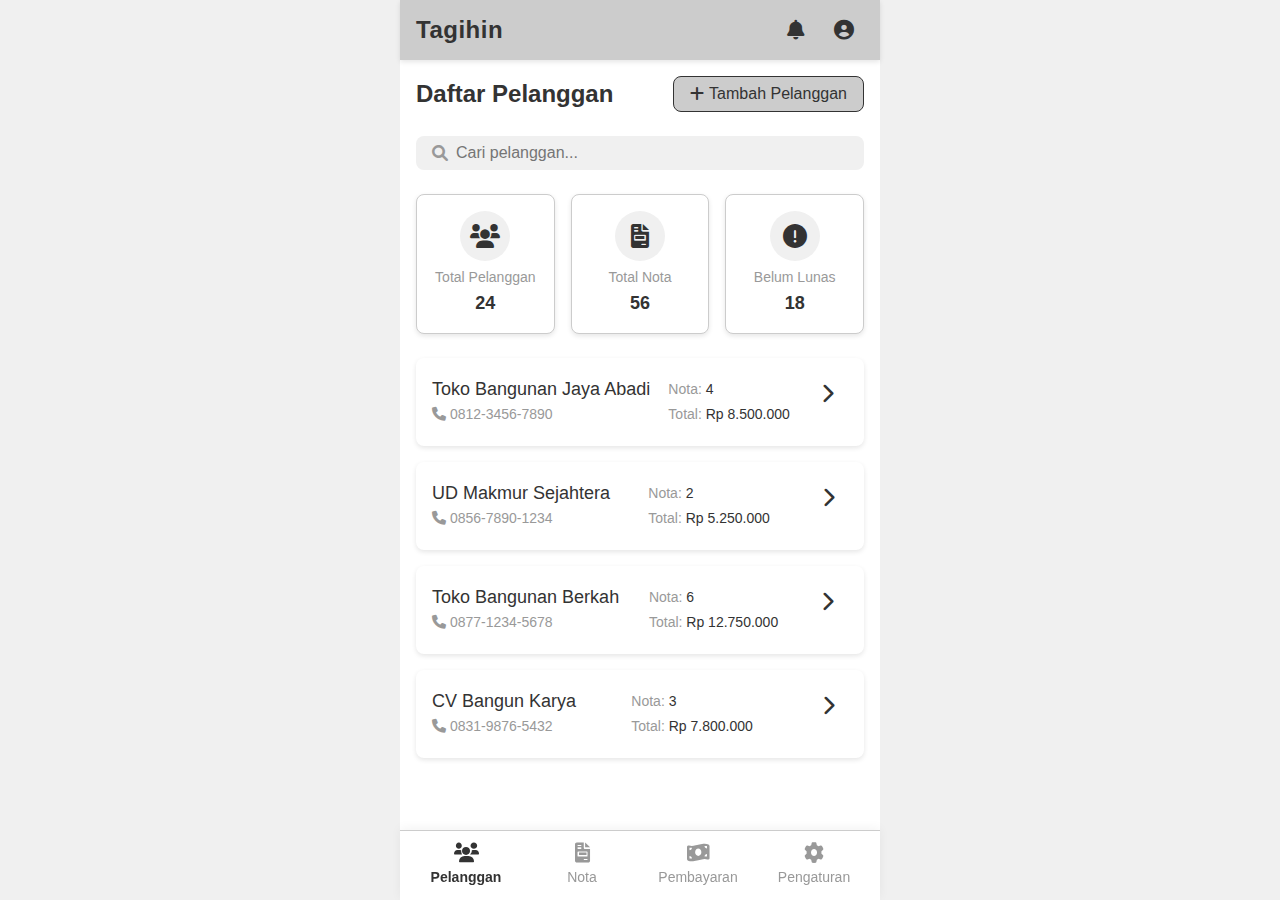
<file: ui_prototype/index.html>
<!DOCTYPE html>
<html lang="id">
<head>
    <meta charset="UTF-8">
    <meta name="viewport" content="width=device-width, initial-scale=1.0">
    <title>Tagihin - Aplikasi Manajemen Nota</title>
    <link rel="stylesheet" href="css/style.css">
    <link rel="stylesheet" href="https://cdnjs.cloudflare.com/ajax/libs/font-awesome/6.0.0/css/all.min.css">
</head>
<body>
    <div class="container">
        <!-- Header -->
        <header class="app-header">
            <div class="brand">
                <h1>Tagihin</h1>
            </div>
            <div class="user-controls">
                <button class="btn-icon"><i class="fas fa-bell"></i></button>
                <button class="btn-icon"><i class="fas fa-user-circle"></i></button>
            </div>
        </header>

        <!-- Main Content -->
        <main class="main-content">
            <div class="dashboard-header">
                <h2>Daftar Pelanggan</h2>
                <button id="add-customer-btn" class="btn btn-primary">
                    <i class="fas fa-plus"></i> Tambah Pelanggan
                </button>
            </div>
            
            <div class="search-box">
                <i class="fas fa-search"></i>
                <input type="text" placeholder="Cari pelanggan...">
            </div>
            
            <div class="summary-cards">
                <div class="summary-card">
                    <div class="card-icon">
                        <i class="fas fa-users"></i>
                    </div>
                    <div class="card-info">
                        <h3>Total Pelanggan</h3>
                        <p>24</p>
                    </div>
                </div>
                <div class="summary-card">
                    <div class="card-icon">
                        <i class="fas fa-file-invoice"></i>
                    </div>
                    <div class="card-info">
                        <h3>Total Nota</h3>
                        <p>56</p>
                    </div>
                </div>
                <div class="summary-card">
                    <div class="card-icon">
                        <i class="fas fa-exclamation-circle"></i>
                    </div>
                    <div class="card-info">
                        <h3>Belum Lunas</h3>
                        <p>18</p>
                    </div>
                </div>
            </div>
            
            <div class="customer-list">
                <div class="customer-item" data-id="1">
                    <div class="customer-info">
                        <h3>Toko Bangunan Jaya Abadi</h3>
                        <p><i class="fas fa-phone"></i> 0812-3456-7890</p>
                    </div>
                    <div class="customer-stats">
                        <div class="stat">
                            <span class="stat-label">Nota:</span>
                            <span class="stat-value">4</span>
                        </div>
                        <div class="stat">
                            <span class="stat-label">Total:</span>
                            <span class="stat-value">Rp 8.500.000</span>
                        </div>
                    </div>
                    <div class="customer-actions">
                        <button class="btn-icon"><i class="fas fa-chevron-right"></i></button>
                    </div>
                </div>
                
                <div class="customer-item" data-id="2">
                    <div class="customer-info">
                        <h3>UD Makmur Sejahtera</h3>
                        <p><i class="fas fa-phone"></i> 0856-7890-1234</p>
                    </div>
                    <div class="customer-stats">
                        <div class="stat">
                            <span class="stat-label">Nota:</span>
                            <span class="stat-value">2</span>
                        </div>
                        <div class="stat">
                            <span class="stat-label">Total:</span>
                            <span class="stat-value">Rp 5.250.000</span>
                        </div>
                    </div>
                    <div class="customer-actions">
                        <button class="btn-icon"><i class="fas fa-chevron-right"></i></button>
                    </div>
                </div>
                
                <div class="customer-item" data-id="3">
                    <div class="customer-info">
                        <h3>Toko Bangunan Berkah</h3>
                        <p><i class="fas fa-phone"></i> 0877-1234-5678</p>
                    </div>
                    <div class="customer-stats">
                        <div class="stat">
                            <span class="stat-label">Nota:</span>
                            <span class="stat-value">6</span>
                        </div>
                        <div class="stat">
                            <span class="stat-label">Total:</span>
                            <span class="stat-value">Rp 12.750.000</span>
                        </div>
                    </div>
                    <div class="customer-actions">
                        <button class="btn-icon"><i class="fas fa-chevron-right"></i></button>
                    </div>
                </div>
                
                <div class="customer-item" data-id="4">
                    <div class="customer-info">
                        <h3>CV Bangun Karya</h3>
                        <p><i class="fas fa-phone"></i> 0831-9876-5432</p>
                    </div>
                    <div class="customer-stats">
                        <div class="stat">
                            <span class="stat-label">Nota:</span>
                            <span class="stat-value">3</span>
                        </div>
                        <div class="stat">
                            <span class="stat-label">Total:</span>
                            <span class="stat-value">Rp 7.800.000</span>
                        </div>
                    </div>
                    <div class="customer-actions">
                        <button class="btn-icon"><i class="fas fa-chevron-right"></i></button>
                    </div>
                </div>
            </div>
        </main>
        
        <!-- Bottom Navigation -->
        <nav class="bottom-nav">
            <a href="index.html" class="nav-item active">
                <i class="fas fa-users"></i>
                <span>Pelanggan</span>
            </a>
            <a href="invoices.html" class="nav-item">
                <i class="fas fa-file-invoice"></i>
                <span>Nota</span>
            </a>
            <a href="payments.html" class="nav-item">
                <i class="fas fa-money-bill-wave"></i>
                <span>Pembayaran</span>
            </a>
            <a href="settings.html" class="nav-item">
                <i class="fas fa-cog"></i>
                <span>Pengaturan</span>
            </a>
        </nav>
    </div>

    <script src="js/script.js"></script>
</body>
</html>
</file>
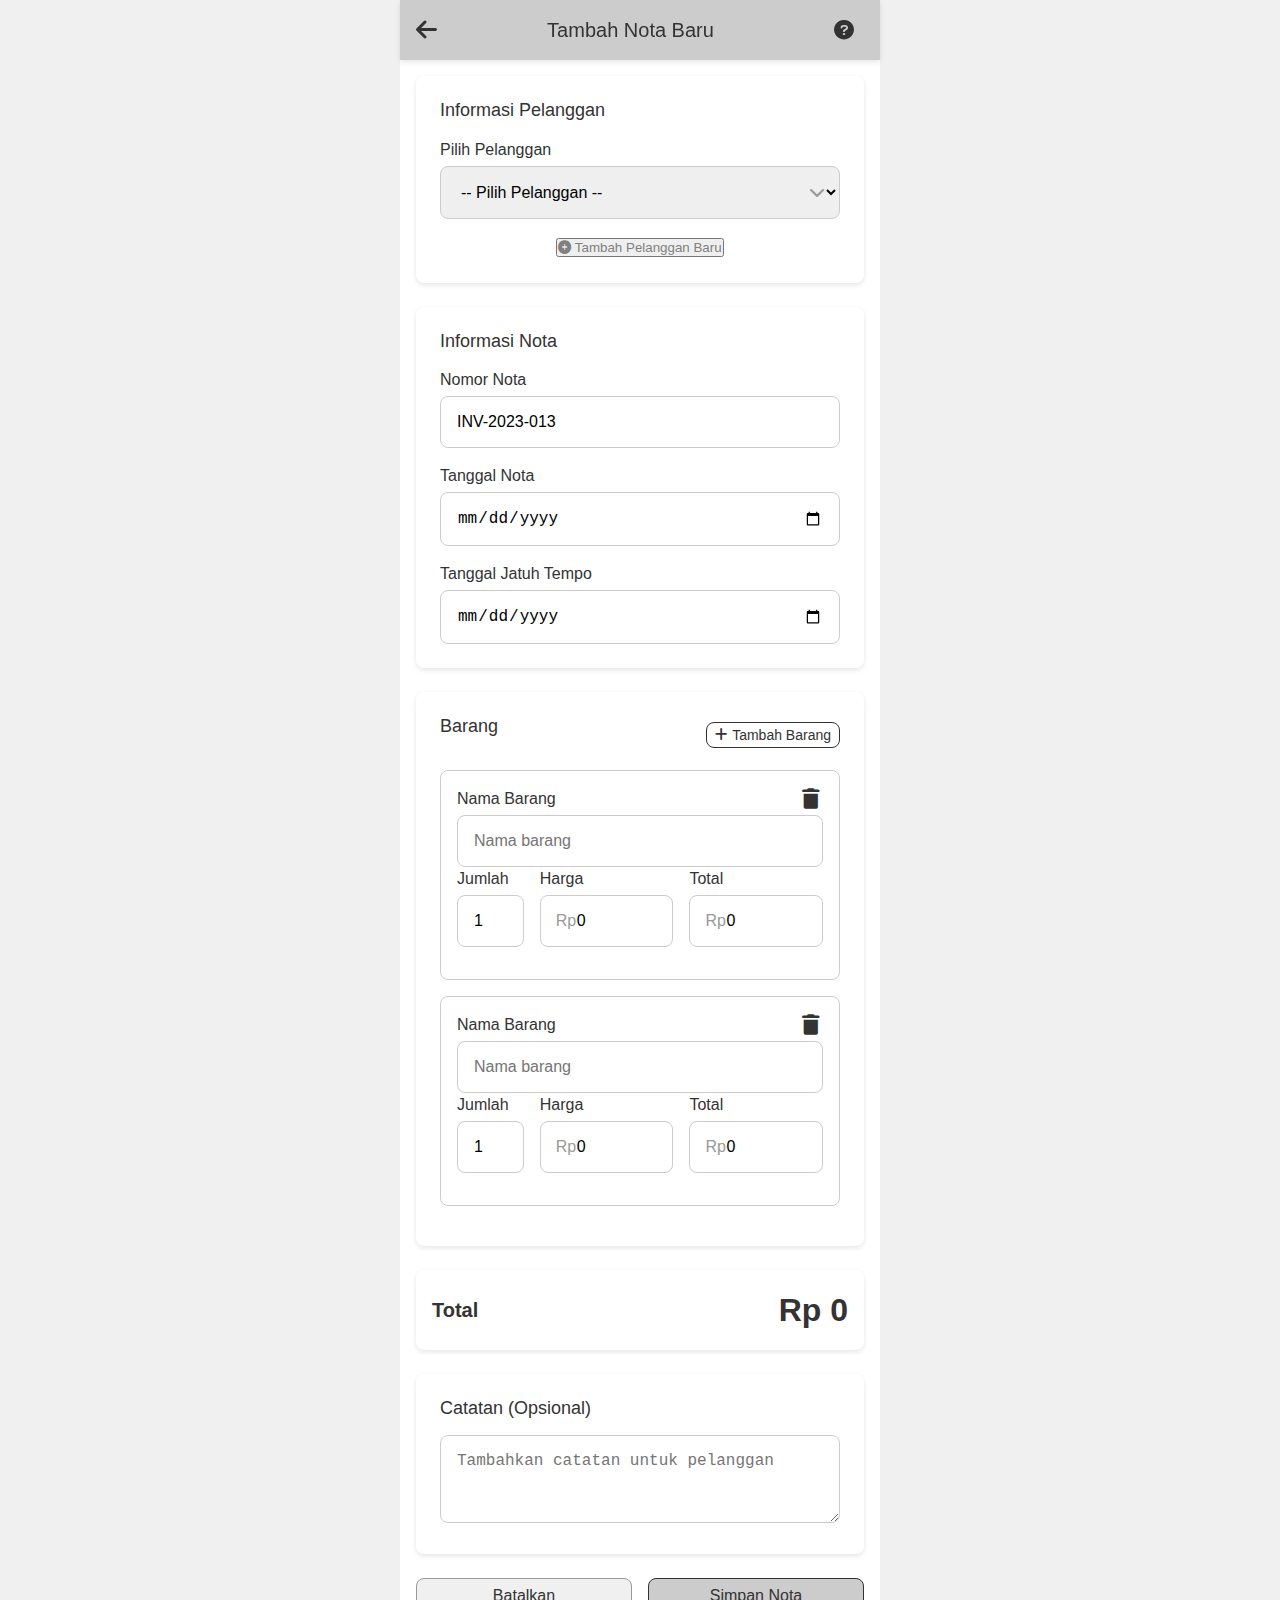
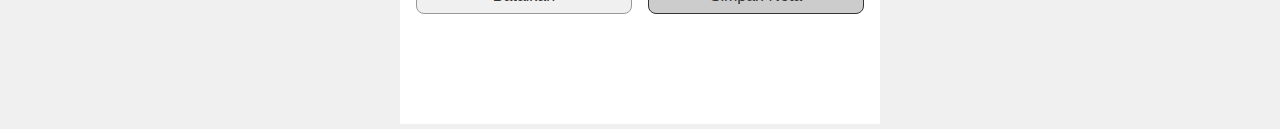
<file: ui_prototype/add-invoice.html>
<!DOCTYPE html>
<html lang="id">
<head>
    <meta charset="UTF-8">
    <meta name="viewport" content="width=device-width, initial-scale=1.0">
    <title>Tambah Nota - Tagihin</title>
    <link rel="stylesheet" href="css/style.css">
    <link rel="stylesheet" href="https://cdnjs.cloudflare.com/ajax/libs/font-awesome/6.0.0/css/all.min.css">
</head>
<body>
    <div class="container">
        <!-- Header -->
        <header class="app-header">
            <div class="back-button">
                <a href="invoices.html"><i class="fas fa-arrow-left"></i></a>
            </div>
            <div class="page-title">
                <h2>Tambah Nota Baru</h2>
            </div>
            <div class="action-buttons">
                <button class="btn-icon"><i class="fas fa-question-circle"></i></button>
            </div>
        </header>

        <!-- Main Content -->
        <main class="main-content">
            <form class="add-invoice-form">
                <div class="form-section">
                    <h3>Informasi Pelanggan</h3>
                    <div class="form-group">
                        <label for="customer">Pilih Pelanggan</label>
                        <div class="select-wrapper">
                            <select id="customer" name="customer" required>
                                <option value="">-- Pilih Pelanggan --</option>
                                <option value="1">Toko Bangunan Jaya Abadi</option>
                                <option value="2">UD Makmur Sejahtera</option>
                                <option value="3">Toko Bangunan Berkah</option>
                                <option value="4">CV Bangun Karya</option>
                            </select>
                            <i class="fas fa-chevron-down"></i>
                        </div>
                    </div>
                    
                    <div class="quick-action">
                        <button type="button" class="link-btn">
                            <i class="fas fa-plus-circle"></i> Tambah Pelanggan Baru
                        </button>
                    </div>
                </div>
                
                <div class="form-section">
                    <h3>Informasi Nota</h3>
                    <div class="form-group">
                        <label for="invoice-number">Nomor Nota</label>
                        <input type="text" id="invoice-number" name="invoice-number" value="INV-2023-013" readonly>
                    </div>
                    
                    <div class="form-group">
                        <label for="invoice-date">Tanggal Nota</label>
                        <input type="date" id="invoice-date" name="invoice-date" required>
                    </div>
                    
                    <div class="form-group">
                        <label for="due-date">Tanggal Jatuh Tempo</label>
                        <input type="date" id="due-date" name="due-date" required>
                    </div>
                </div>
                
                <div class="form-section">
                    <div class="section-header-with-button">
                        <h3>Barang</h3>
                        <button type="button" id="add-item-btn" class="btn btn-sm btn-outline">
                            <i class="fas fa-plus"></i> Tambah Barang
                        </button>
                    </div>
                    
                    <div class="invoice-items">
                        <div class="invoice-item-form">
                            <div class="form-row">
                                <div class="form-group">
                                    <label for="item-name-1">Nama Barang</label>
                                    <input type="text" id="item-name-1" name="items[0][name]" placeholder="Nama barang" required>
                                </div>
                            </div>
                            
                            <div class="form-row three-cols">
                                <div class="form-group">
                                    <label for="item-qty-1">Jumlah</label>
                                    <input type="number" id="item-qty-1" name="items[0][quantity]" min="1" value="1" required>
                                </div>
                                
                                <div class="form-group">
                                    <label for="item-price-1">Harga</label>
                                    <div class="input-with-prefix">
                                        <span class="input-prefix">Rp</span>
                                        <input type="number" id="item-price-1" name="items[0][price]" min="0" value="0" required>
                                    </div>
                                </div>
                                
                                <div class="form-group">
                                    <label for="item-total-1">Total</label>
                                    <div class="input-with-prefix">
                                        <span class="input-prefix">Rp</span>
                                        <input type="number" id="item-total-1" name="items[0][total]" readonly value="0">
                                    </div>
                                </div>
                            </div>
                            
                            <div class="item-actions">
                                <button type="button" class="btn-icon delete-item"><i class="fas fa-trash"></i></button>
                            </div>
                        </div>
                        
                        <div class="invoice-item-form">
                            <div class="form-row">
                                <div class="form-group">
                                    <label for="item-name-2">Nama Barang</label>
                                    <input type="text" id="item-name-2" name="items[1][name]" placeholder="Nama barang" required>
                                </div>
                            </div>
                            
                            <div class="form-row three-cols">
                                <div class="form-group">
                                    <label for="item-qty-2">Jumlah</label>
                                    <input type="number" id="item-qty-2" name="items[1][quantity]" min="1" value="1" required>
                                </div>
                                
                                <div class="form-group">
                                    <label for="item-price-2">Harga</label>
                                    <div class="input-with-prefix">
                                        <span class="input-prefix">Rp</span>
                                        <input type="number" id="item-price-2" name="items[1][price]" min="0" value="0" required>
                                    </div>
                                </div>
                                
                                <div class="form-group">
                                    <label for="item-total-2">Total</label>
                                    <div class="input-with-prefix">
                                        <span class="input-prefix">Rp</span>
                                        <input type="number" id="item-total-2" name="items[1][total]" readonly value="0">
                                    </div>
                                </div>
                            </div>
                            
                            <div class="item-actions">
                                <button type="button" class="btn-icon delete-item"><i class="fas fa-trash"></i></button>
                            </div>
                        </div>
                    </div>
                </div>
                
                <div class="form-section total-section">
                    <div class="total-row">
                        <span class="total-label">Total</span>
                        <span class="total-amount">Rp 0</span>
                    </div>
                </div>
                
                <div class="form-section">
                    <h3>Catatan (Opsional)</h3>
                    <div class="form-group">
                        <textarea id="notes" name="notes" rows="3" placeholder="Tambahkan catatan untuk pelanggan"></textarea>
                    </div>
                </div>
                
                <div class="form-actions">
                    <button type="button" class="btn btn-secondary">Batalkan</button>
                    <button type="submit" class="btn btn-primary">Simpan Nota</button>
                </div>
            </form>
        </main>
    </div>

    <script src="js/script.js"></script>
</body>
</html>
</file>
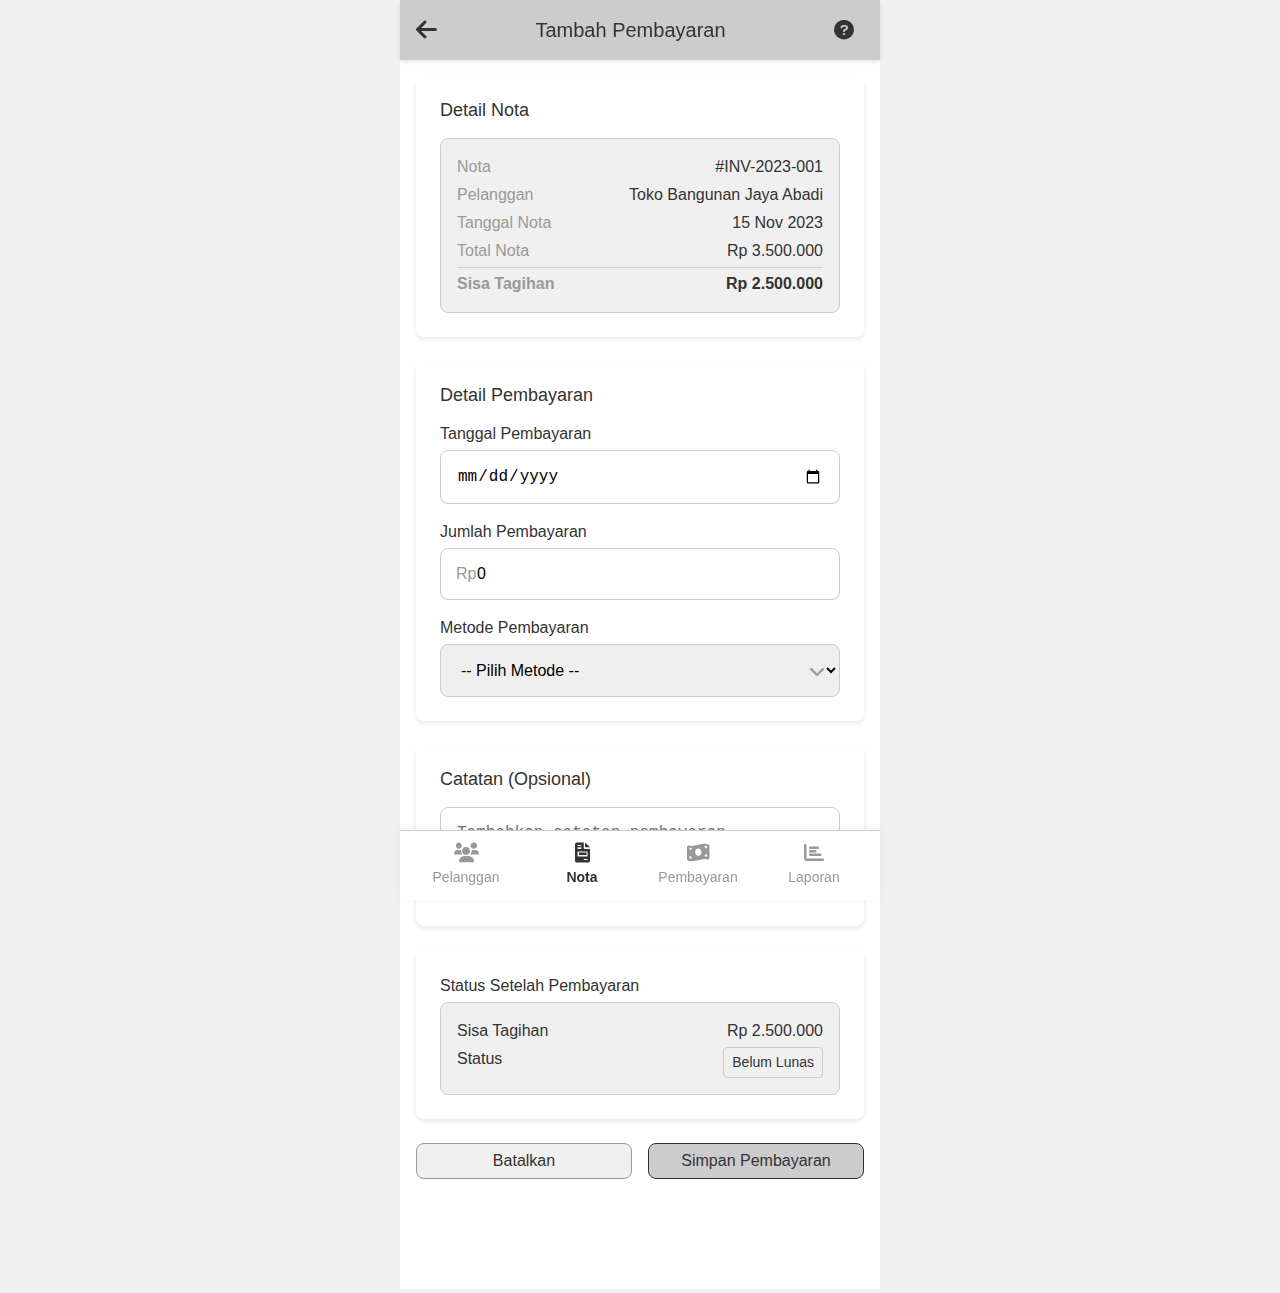
<file: ui_prototype/add-payment.html>
<!DOCTYPE html>
<html lang="id">
<head>
    <meta charset="UTF-8">
    <meta name="viewport" content="width=device-width, initial-scale=1.0">
    <title>Tambah Pembayaran - Tagihin</title>
    <link rel="stylesheet" href="css/style.css">
    <link rel="stylesheet" href="https://cdnjs.cloudflare.com/ajax/libs/font-awesome/6.0.0/css/all.min.css">
</head>
<body>
    <div class="container">
        <!-- Header -->
        <header class="app-header">
            <div class="back-button">
                <a href="invoice-detail.html"><i class="fas fa-arrow-left"></i></a>
            </div>
            <div class="page-title">
                <h2>Tambah Pembayaran</h2>
            </div>
            <div class="action-buttons">
                <button class="btn-icon"><i class="fas fa-question-circle"></i></button>
            </div>
        </header>

        <!-- Main Content -->
        <main class="main-content">
            <form class="add-payment-form">
                <div class="form-section">
                    <h3>Detail Nota</h3>
                    
                    <div class="invoice-summary">
                        <div class="invoice-summary-item">
                            <span class="label">Nota</span>
                            <span class="value">#INV-2023-001</span>
                        </div>
                        
                        <div class="invoice-summary-item">
                            <span class="label">Pelanggan</span>
                            <span class="value">Toko Bangunan Jaya Abadi</span>
                        </div>
                        
                        <div class="invoice-summary-item">
                            <span class="label">Tanggal Nota</span>
                            <span class="value">15 Nov 2023</span>
                        </div>
                        
                        <div class="invoice-summary-item">
                            <span class="label">Total Nota</span>
                            <span class="value">Rp 3.500.000</span>
                        </div>
                        
                        <div class="invoice-summary-item">
                            <span class="label">Sisa Tagihan</span>
                            <span class="value">Rp 2.500.000</span>
                        </div>
                    </div>
                </div>
                
                <div class="form-section">
                    <h3>Detail Pembayaran</h3>
                    
                    <div class="form-group">
                        <label for="payment-date">Tanggal Pembayaran</label>
                        <input type="date" id="payment-date" name="payment-date" required>
                    </div>
                    
                    <div class="form-group">
                        <label for="payment-amount">Jumlah Pembayaran</label>
                        <div class="input-with-prefix">
                            <span class="input-prefix">Rp</span>
                            <input type="number" id="payment-amount" name="payment-amount" min="0" value="0" required>
                        </div>
                    </div>
                    
                    <div class="form-group">
                        <label for="payment-method">Metode Pembayaran</label>
                        <div class="select-wrapper">
                            <select id="payment-method" name="payment-method" required>
                                <option value="">-- Pilih Metode --</option>
                                <option value="cash">Cash</option>
                                <option value="transfer">Transfer Bank</option>
                            </select>
                            <i class="fas fa-chevron-down"></i>
                        </div>
                    </div>
                </div>
                
                <div class="form-section">
                    <h3>Catatan (Opsional)</h3>
                    <div class="form-group">
                        <textarea id="notes" name="notes" rows="3" placeholder="Tambahkan catatan pembayaran"></textarea>
                    </div>
                </div>
                
                <div class="form-section">
                    <div class="form-group">
                        <label>Status Setelah Pembayaran</label>
                        <div class="status-preview">
                            <div class="status-preview-item">
                                <span class="label">Sisa Tagihan</span>
                                <span class="value">Rp 2.500.000</span>
                            </div>
                            <div class="status-preview-item">
                                <span class="label">Status</span>
                                <span class="value"><span class="status-badge unpaid">Belum Lunas</span></span>
                            </div>
                        </div>
                    </div>
                </div>
                
                <div class="form-actions">
                    <button type="button" class="btn btn-secondary">Batalkan</button>
                    <button type="submit" class="btn btn-primary">Simpan Pembayaran</button>
                </div>
            </form>
        </main>
        
        <!-- Bottom Navigation -->
        <nav class="bottom-nav">
            <a href="index.html" class="nav-item">
                <i class="fas fa-users"></i>
                <span>Pelanggan</span>
            </a>
            <a href="invoices.html" class="nav-item active">
                <i class="fas fa-file-invoice"></i>
                <span>Nota</span>
            </a>
            <a href="payments.html" class="nav-item">
                <i class="fas fa-money-bill-wave"></i>
                <span>Pembayaran</span>
            </a>
            <a href="reports.html" class="nav-item">
                <i class="fas fa-chart-bar"></i>
                <span>Laporan</span>
            </a>
        </nav>
    </div>

    <script src="js/script.js"></script>
</body>
</html>
</file>
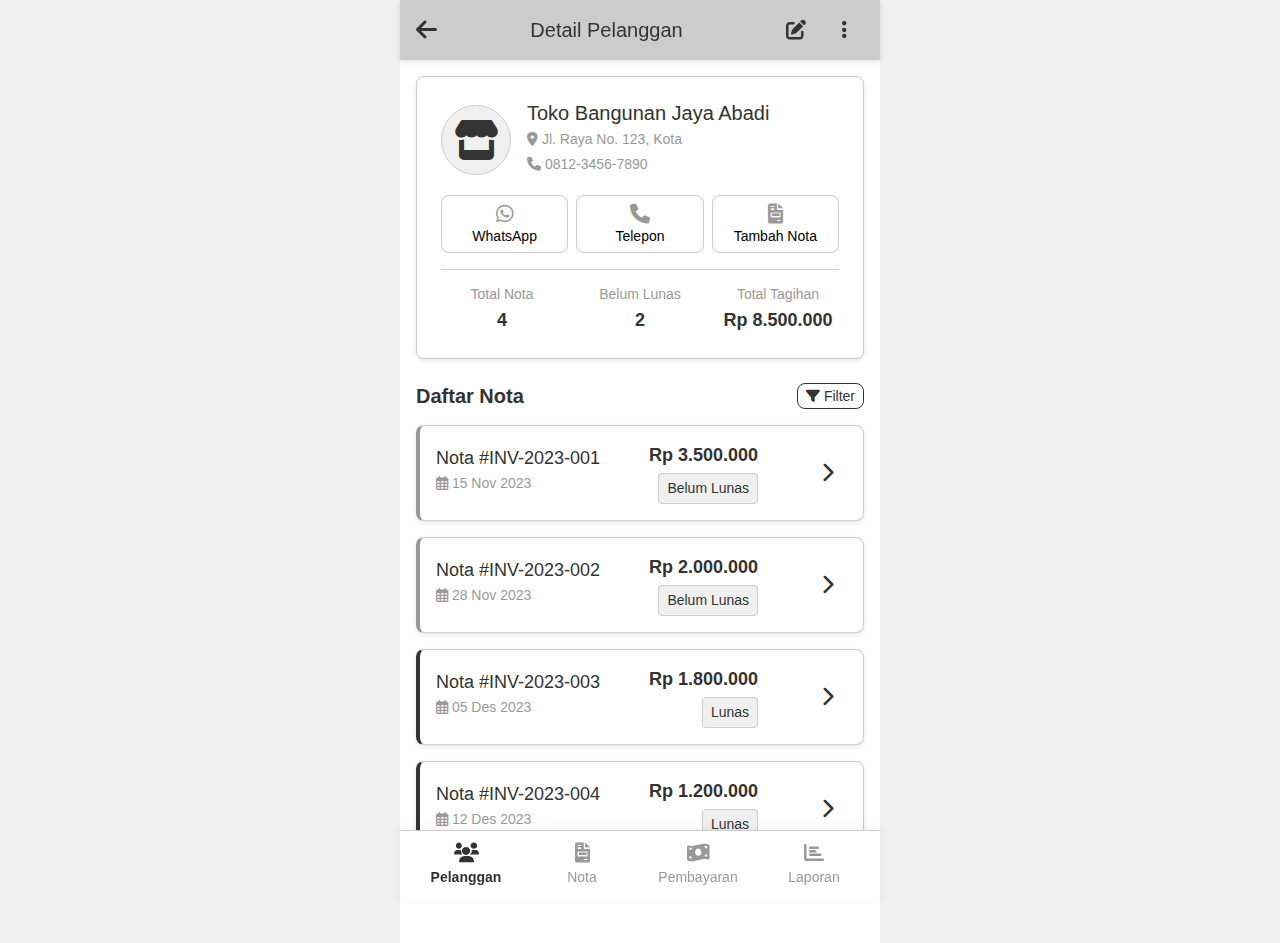
<file: ui_prototype/customer-detail.html>
<!DOCTYPE html>
<html lang="id">
<head>
    <meta charset="UTF-8">
    <meta name="viewport" content="width=device-width, initial-scale=1.0">
    <title>Detail Pelanggan - Tagihin</title>
    <link rel="stylesheet" href="css/style.css">
    <link rel="stylesheet" href="https://cdnjs.cloudflare.com/ajax/libs/font-awesome/6.0.0/css/all.min.css">
</head>
<body>
    <div class="container">
        <!-- Header -->
        <header class="app-header">
            <div class="back-button">
                <a href="index.html"><i class="fas fa-arrow-left"></i></a>
            </div>
            <div class="page-title">
                <h2>Detail Pelanggan</h2>
            </div>
            <div class="action-buttons">
                <button class="btn-icon"><i class="fas fa-edit"></i></button>
                <button class="btn-icon"><i class="fas fa-ellipsis-v"></i></button>
            </div>
        </header>

        <!-- Main Content -->
        <main class="main-content">
            <div class="customer-profile">
                <div class="customer-header">
                    <div class="customer-avatar">
                        <i class="fas fa-store"></i>
                    </div>
                    <div class="customer-main-info">
                        <h2>Toko Bangunan Jaya Abadi</h2>
                        <p class="address"><i class="fas fa-map-marker-alt"></i> Jl. Raya No. 123, Kota</p>
                        <p class="phone"><i class="fas fa-phone"></i> 0812-3456-7890</p>
                    </div>
                </div>
                
                <div class="customer-actions">
                    <button class="action-btn">
                        <i class="fab fa-whatsapp"></i>
                        <span>WhatsApp</span>
                    </button>
                    <button class="action-btn">
                        <i class="fas fa-phone"></i>
                        <span>Telepon</span>
                    </button>
                    <button class="action-btn">
                        <i class="fas fa-file-invoice"></i>
                        <span>Tambah Nota</span>
                    </button>
                </div>
                
                <div class="customer-summary">
                    <div class="summary-box">
                        <h3>Total Nota</h3>
                        <p>4</p>
                    </div>
                    <div class="summary-box">
                        <h3>Belum Lunas</h3>
                        <p>2</p>
                    </div>
                    <div class="summary-box">
                        <h3>Total Tagihan</h3>
                        <p>Rp 8.500.000</p>
                    </div>
                </div>
            </div>
            
            <div class="section-header">
                <h3>Daftar Nota</h3>
                <button class="btn btn-sm btn-outline">
                    <i class="fas fa-filter"></i> Filter
                </button>
            </div>
            
            <div class="invoice-list">
                <div class="invoice-item unpaid">
                    <div class="invoice-info">
                        <h3>Nota #INV-2023-001</h3>
                        <p class="date"><i class="far fa-calendar-alt"></i> 15 Nov 2023</p>
                    </div>
                    <div class="invoice-amount">
                        <p class="amount">Rp 3.500.000</p>
                        <span class="status-badge unpaid">Belum Lunas</span>
                    </div>
                    <div class="invoice-actions">
                        <button class="btn-icon"><i class="fas fa-chevron-right"></i></button>
                    </div>
                </div>
                
                <div class="invoice-item unpaid">
                    <div class="invoice-info">
                        <h3>Nota #INV-2023-002</h3>
                        <p class="date"><i class="far fa-calendar-alt"></i> 28 Nov 2023</p>
                    </div>
                    <div class="invoice-amount">
                        <p class="amount">Rp 2.000.000</p>
                        <span class="status-badge unpaid">Belum Lunas</span>
                    </div>
                    <div class="invoice-actions">
                        <button class="btn-icon"><i class="fas fa-chevron-right"></i></button>
                    </div>
                </div>
                
                <div class="invoice-item paid">
                    <div class="invoice-info">
                        <h3>Nota #INV-2023-003</h3>
                        <p class="date"><i class="far fa-calendar-alt"></i> 05 Des 2023</p>
                    </div>
                    <div class="invoice-amount">
                        <p class="amount">Rp 1.800.000</p>
                        <span class="status-badge paid">Lunas</span>
                    </div>
                    <div class="invoice-actions">
                        <button class="btn-icon"><i class="fas fa-chevron-right"></i></button>
                    </div>
                </div>
                
                <div class="invoice-item paid">
                    <div class="invoice-info">
                        <h3>Nota #INV-2023-004</h3>
                        <p class="date"><i class="far fa-calendar-alt"></i> 12 Des 2023</p>
                    </div>
                    <div class="invoice-amount">
                        <p class="amount">Rp 1.200.000</p>
                        <span class="status-badge paid">Lunas</span>
                    </div>
                    <div class="invoice-actions">
                        <button class="btn-icon"><i class="fas fa-chevron-right"></i></button>
                    </div>
                </div>
            </div>
        </main>
        
        <!-- Bottom Navigation -->
        <nav class="bottom-nav">
            <a href="index.html" class="nav-item active">
                <i class="fas fa-users"></i>
                <span>Pelanggan</span>
            </a>
            <a href="invoices.html" class="nav-item">
                <i class="fas fa-file-invoice"></i>
                <span>Nota</span>
            </a>
            <a href="payments.html" class="nav-item">
                <i class="fas fa-money-bill-wave"></i>
                <span>Pembayaran</span>
            </a>
            <a href="reports.html" class="nav-item">
                <i class="fas fa-chart-bar"></i>
                <span>Laporan</span>
            </a>
        </nav>
    </div>

    <script src="js/script.js"></script>
</body>
</html>
</file>
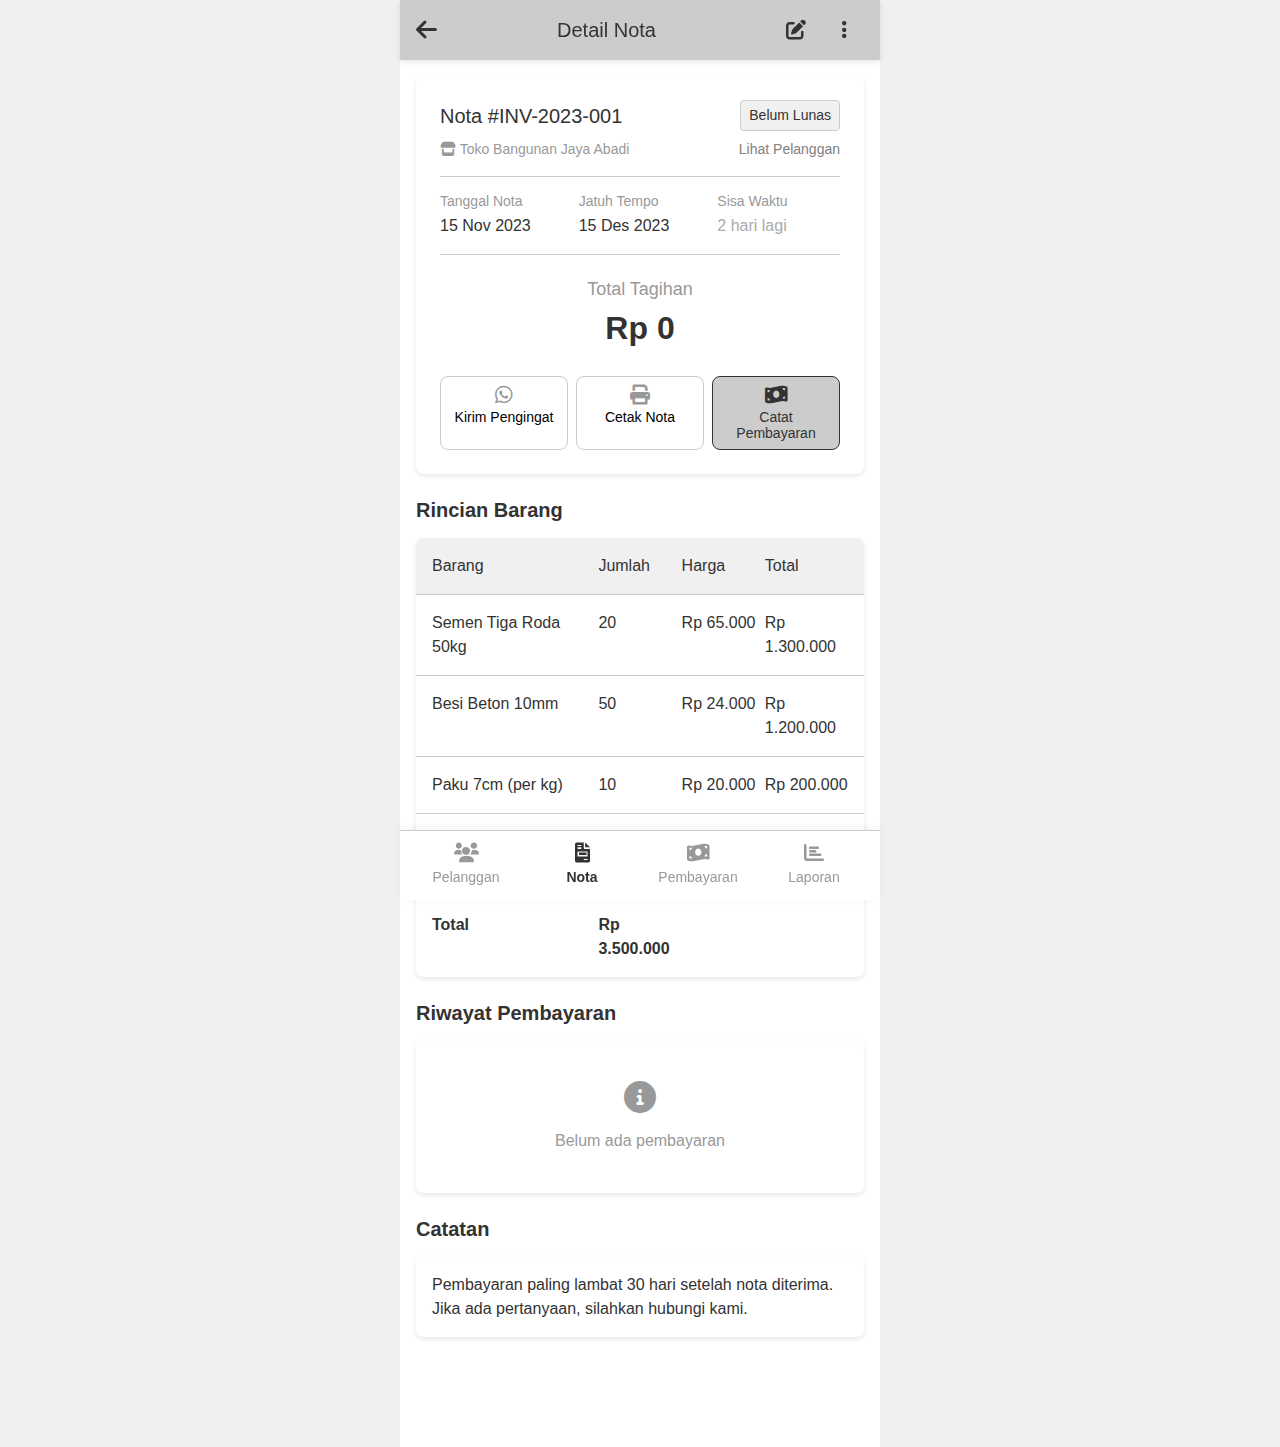
<file: ui_prototype/invoice-detail.html>
<!DOCTYPE html>
<html lang="id">
<head>
    <meta charset="UTF-8">
    <meta name="viewport" content="width=device-width, initial-scale=1.0">
    <title>Detail Nota - Tagihin</title>
    <link rel="stylesheet" href="css/style.css">
    <link rel="stylesheet" href="https://cdnjs.cloudflare.com/ajax/libs/font-awesome/6.0.0/css/all.min.css">
</head>
<body>
    <div class="container">
        <!-- Header -->
        <header class="app-header">
            <div class="back-button">
                <a href="invoices.html"><i class="fas fa-arrow-left"></i></a>
            </div>
            <div class="page-title">
                <h2>Detail Nota</h2>
            </div>
            <div class="action-buttons">
                <button class="btn-icon"><i class="fas fa-edit"></i></button>
                <button class="btn-icon"><i class="fas fa-ellipsis-v"></i></button>
            </div>
        </header>

        <!-- Main Content -->
        <main class="main-content">
            <div class="invoice-detail-card">
                <div class="invoice-header">
                    <div class="invoice-title">
                        <h2>Nota #INV-2023-001</h2>
                        <span class="status-badge unpaid">Belum Lunas</span>
                    </div>
                    <div class="invoice-customer">
                        <p><i class="fas fa-store"></i> Toko Bangunan Jaya Abadi</p>
                        <a href="customer-detail.html" class="link-btn">Lihat Pelanggan</a>
                    </div>
                </div>
                
                <div class="invoice-dates">
                    <div class="date-item">
                        <h4>Tanggal Nota</h4>
                        <p>15 Nov 2023</p>
                    </div>
                    <div class="date-item">
                        <h4>Jatuh Tempo</h4>
                        <p>15 Des 2023</p>
                    </div>
                    <div class="date-item">
                        <h4>Sisa Waktu</h4>
                        <p class="due-warning">2 hari lagi</p>
                    </div>
                </div>
                
                <div class="invoice-total">
                    <h3>Total Tagihan</h3>
                    <p class="total-amount">Rp 3.500.000</p>
                </div>
                
                <div class="invoice-actions-group">
                    <button class="action-btn">
                        <i class="fab fa-whatsapp"></i>
                        <span>Kirim Pengingat</span>
                    </button>
                    <button class="action-btn">
                        <i class="fas fa-print"></i>
                        <span>Cetak Nota</span>
                    </button>
                    <button class="action-btn primary">
                        <i class="fas fa-money-bill-wave"></i>
                        <span>Catat Pembayaran</span>
                    </button>
                </div>
            </div>
            
            <div class="section-header">
                <h3>Rincian Barang</h3>
            </div>
            
            <div class="items-table">
                <div class="item-row header">
                    <div class="item-cell">Barang</div>
                    <div class="item-cell">Jumlah</div>
                    <div class="item-cell">Harga</div>
                    <div class="item-cell">Total</div>
                </div>
                
                <div class="item-row">
                    <div class="item-cell">Semen Tiga Roda 50kg</div>
                    <div class="item-cell">20</div>
                    <div class="item-cell">Rp 65.000</div>
                    <div class="item-cell">Rp 1.300.000</div>
                </div>
                
                <div class="item-row">
                    <div class="item-cell">Besi Beton 10mm</div>
                    <div class="item-cell">50</div>
                    <div class="item-cell">Rp 24.000</div>
                    <div class="item-cell">Rp 1.200.000</div>
                </div>
                
                <div class="item-row">
                    <div class="item-cell">Paku 7cm (per kg)</div>
                    <div class="item-cell">10</div>
                    <div class="item-cell">Rp 20.000</div>
                    <div class="item-cell">Rp 200.000</div>
                </div>
                
                <div class="item-row">
                    <div class="item-cell">Cat Tembok Nippon 5kg</div>
                    <div class="item-cell">5</div>
                    <div class="item-cell">Rp 160.000</div>
                    <div class="item-cell">Rp 800.000</div>
                </div>
                
                <div class="item-row total">
                    <div class="item-cell" colspan="3">Total</div>
                    <div class="item-cell">Rp 3.500.000</div>
                </div>
            </div>
            
            <div class="section-header">
                <h3>Riwayat Pembayaran</h3>
            </div>
            
            <div class="payment-history">
                <div class="no-payment-message">
                    <i class="fas fa-info-circle"></i>
                    <p>Belum ada pembayaran</p>
                </div>
                <!-- Contoh jika sudah ada pembayaran:
                <div class="payment-item">
                    <div class="payment-info">
                        <h4>Pembayaran #1</h4>
                        <p><i class="far fa-calendar-alt"></i> 05 Des 2023</p>
                    </div>
                    <div class="payment-amount">
                        <p>Rp 1.000.000</p>
                    </div>
                </div>
                -->
            </div>
            
            <div class="section-header">
                <h3>Catatan</h3>
            </div>
            
            <div class="invoice-notes">
                <p>Pembayaran paling lambat 30 hari setelah nota diterima. Jika ada pertanyaan, silahkan hubungi kami.</p>
            </div>
        </main>
        
        <!-- Bottom Navigation -->
        <nav class="bottom-nav">
            <a href="index.html" class="nav-item">
                <i class="fas fa-users"></i>
                <span>Pelanggan</span>
            </a>
            <a href="invoices.html" class="nav-item active">
                <i class="fas fa-file-invoice"></i>
                <span>Nota</span>
            </a>
            <a href="payments.html" class="nav-item">
                <i class="fas fa-money-bill-wave"></i>
                <span>Pembayaran</span>
            </a>
            <a href="reports.html" class="nav-item">
                <i class="fas fa-chart-bar"></i>
                <span>Laporan</span>
            </a>
        </nav>
    </div>

    <script src="js/script.js"></script>
</body>
</html>
</file>
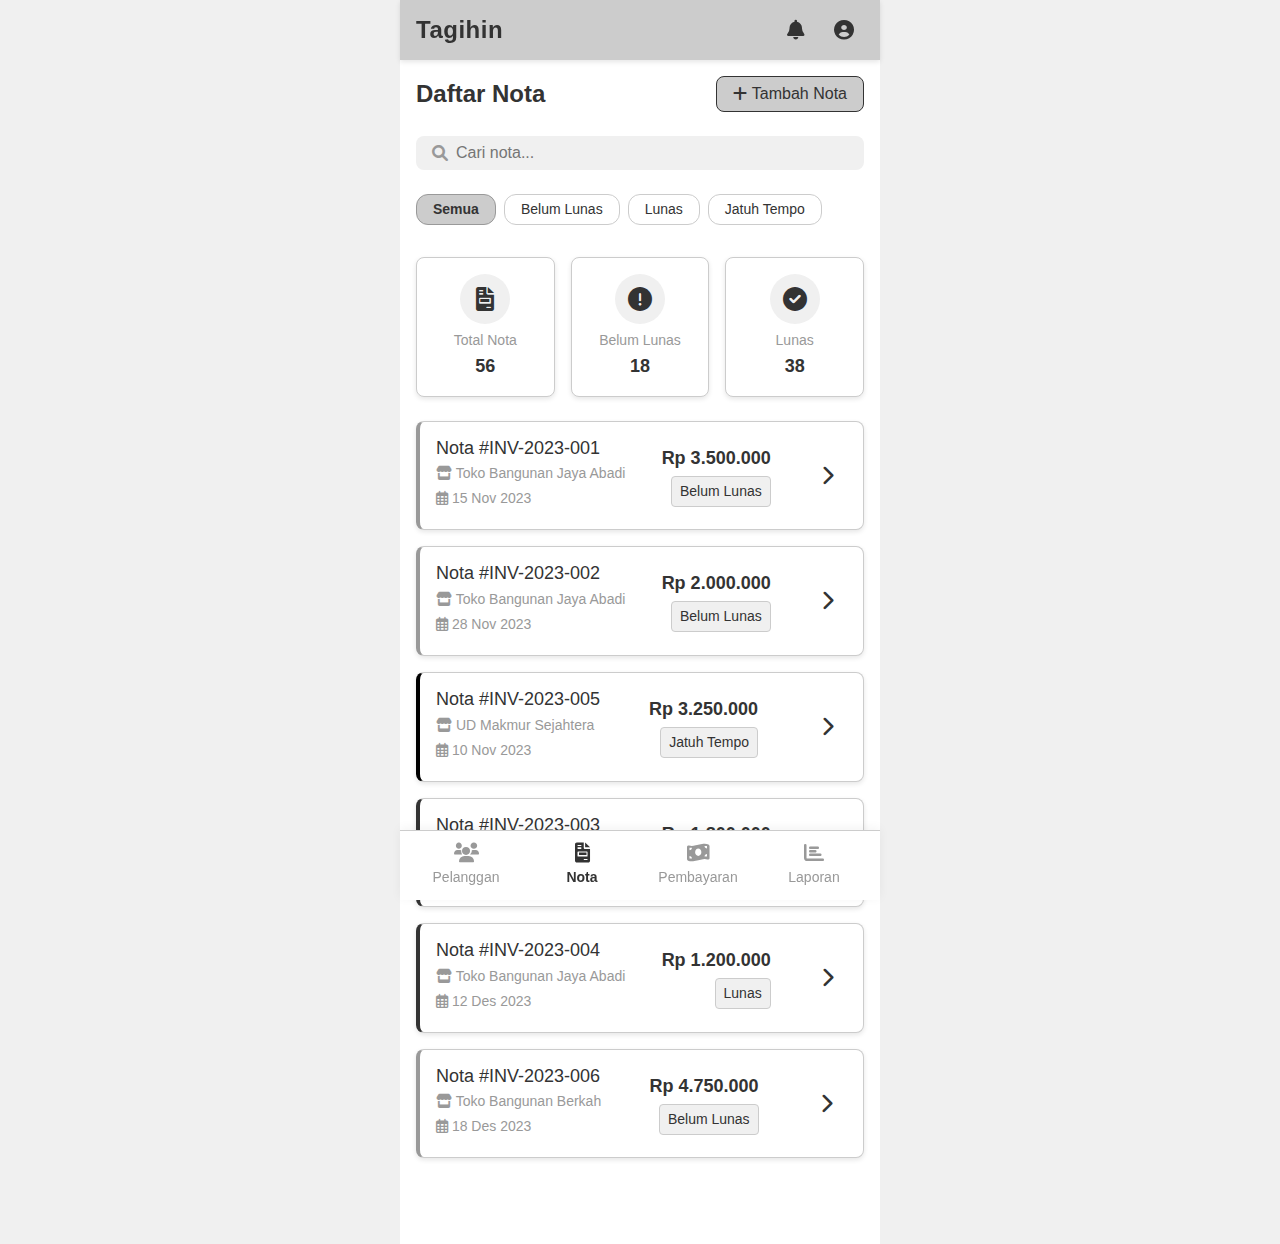
<file: ui_prototype/invoices.html>
<!DOCTYPE html>
<html lang="id">
<head>
    <meta charset="UTF-8">
    <meta name="viewport" content="width=device-width, initial-scale=1.0">
    <title>Daftar Nota - Tagihin</title>
    <link rel="stylesheet" href="css/style.css">
    <link rel="stylesheet" href="https://cdnjs.cloudflare.com/ajax/libs/font-awesome/6.0.0/css/all.min.css">
</head>
<body>
    <div class="container">
        <!-- Header -->
        <header class="app-header">
            <div class="brand">
                <h1>Tagihin</h1>
            </div>
            <div class="user-controls">
                <button class="btn-icon"><i class="fas fa-bell"></i></button>
                <button class="btn-icon"><i class="fas fa-user-circle"></i></button>
            </div>
        </header>

        <!-- Main Content -->
        <main class="main-content">
            <div class="dashboard-header">
                <h2>Daftar Nota</h2>
                <button id="add-invoice-btn" class="btn btn-primary">
                    <i class="fas fa-plus"></i> Tambah Nota
                </button>
            </div>
            
            <div class="search-box">
                <i class="fas fa-search"></i>
                <input type="text" placeholder="Cari nota...">
            </div>
            
            <div class="filter-options">
                <div class="filter-chips">
                    <div class="filter-chip active">Semua</div>
                    <div class="filter-chip">Belum Lunas</div>
                    <div class="filter-chip">Lunas</div>
                    <div class="filter-chip">Jatuh Tempo</div>
                </div>
            </div>
            
            <div class="summary-cards">
                <div class="summary-card">
                    <div class="card-icon">
                        <i class="fas fa-file-invoice"></i>
                    </div>
                    <div class="card-info">
                        <h3>Total Nota</h3>
                        <p>56</p>
                    </div>
                </div>
                <div class="summary-card">
                    <div class="card-icon warning-icon">
                        <i class="fas fa-exclamation-circle"></i>
                    </div>
                    <div class="card-info">
                        <h3>Belum Lunas</h3>
                        <p>18</p>
                    </div>
                </div>
                <div class="summary-card">
                    <div class="card-icon success-icon">
                        <i class="fas fa-check-circle"></i>
                    </div>
                    <div class="card-info">
                        <h3>Lunas</h3>
                        <p>38</p>
                    </div>
                </div>
            </div>
            
            <div class="invoice-list">
                <div class="invoice-item unpaid" data-id="1">
                    <div class="invoice-info">
                        <h3>Nota #INV-2023-001</h3>
                        <p class="customer"><i class="fas fa-store"></i> Toko Bangunan Jaya Abadi</p>
                        <p class="date"><i class="far fa-calendar-alt"></i> 15 Nov 2023</p>
                    </div>
                    <div class="invoice-amount">
                        <p class="amount">Rp 3.500.000</p>
                        <span class="status-badge unpaid">Belum Lunas</span>
                    </div>
                    <div class="invoice-actions">
                        <button class="btn-icon"><i class="fas fa-chevron-right"></i></button>
                    </div>
                </div>
                
                <div class="invoice-item unpaid" data-id="2">
                    <div class="invoice-info">
                        <h3>Nota #INV-2023-002</h3>
                        <p class="customer"><i class="fas fa-store"></i> Toko Bangunan Jaya Abadi</p>
                        <p class="date"><i class="far fa-calendar-alt"></i> 28 Nov 2023</p>
                    </div>
                    <div class="invoice-amount">
                        <p class="amount">Rp 2.000.000</p>
                        <span class="status-badge unpaid">Belum Lunas</span>
                    </div>
                    <div class="invoice-actions">
                        <button class="btn-icon"><i class="fas fa-chevron-right"></i></button>
                    </div>
                </div>
                
                <div class="invoice-item unpaid due" data-id="3">
                    <div class="invoice-info">
                        <h3>Nota #INV-2023-005</h3>
                        <p class="customer"><i class="fas fa-store"></i> UD Makmur Sejahtera</p>
                        <p class="date"><i class="far fa-calendar-alt"></i> 10 Nov 2023</p>
                    </div>
                    <div class="invoice-amount">
                        <p class="amount">Rp 3.250.000</p>
                        <span class="status-badge due">Jatuh Tempo</span>
                    </div>
                    <div class="invoice-actions">
                        <button class="btn-icon"><i class="fas fa-chevron-right"></i></button>
                    </div>
                </div>
                
                <div class="invoice-item paid" data-id="4">
                    <div class="invoice-info">
                        <h3>Nota #INV-2023-003</h3>
                        <p class="customer"><i class="fas fa-store"></i> Toko Bangunan Jaya Abadi</p>
                        <p class="date"><i class="far fa-calendar-alt"></i> 05 Des 2023</p>
                    </div>
                    <div class="invoice-amount">
                        <p class="amount">Rp 1.800.000</p>
                        <span class="status-badge paid">Lunas</span>
                    </div>
                    <div class="invoice-actions">
                        <button class="btn-icon"><i class="fas fa-chevron-right"></i></button>
                    </div>
                </div>
                
                <div class="invoice-item paid" data-id="5">
                    <div class="invoice-info">
                        <h3>Nota #INV-2023-004</h3>
                        <p class="customer"><i class="fas fa-store"></i> Toko Bangunan Jaya Abadi</p>
                        <p class="date"><i class="far fa-calendar-alt"></i> 12 Des 2023</p>
                    </div>
                    <div class="invoice-amount">
                        <p class="amount">Rp 1.200.000</p>
                        <span class="status-badge paid">Lunas</span>
                    </div>
                    <div class="invoice-actions">
                        <button class="btn-icon"><i class="fas fa-chevron-right"></i></button>
                    </div>
                </div>
                
                <div class="invoice-item unpaid" data-id="6">
                    <div class="invoice-info">
                        <h3>Nota #INV-2023-006</h3>
                        <p class="customer"><i class="fas fa-store"></i> Toko Bangunan Berkah</p>
                        <p class="date"><i class="far fa-calendar-alt"></i> 18 Des 2023</p>
                    </div>
                    <div class="invoice-amount">
                        <p class="amount">Rp 4.750.000</p>
                        <span class="status-badge unpaid">Belum Lunas</span>
                    </div>
                    <div class="invoice-actions">
                        <button class="btn-icon"><i class="fas fa-chevron-right"></i></button>
                    </div>
                </div>
            </div>
        </main>
        
        <!-- Bottom Navigation -->
        <nav class="bottom-nav">
            <a href="index.html" class="nav-item">
                <i class="fas fa-users"></i>
                <span>Pelanggan</span>
            </a>
            <a href="invoices.html" class="nav-item active">
                <i class="fas fa-file-invoice"></i>
                <span>Nota</span>
            </a>
            <a href="payments.html" class="nav-item">
                <i class="fas fa-money-bill-wave"></i>
                <span>Pembayaran</span>
            </a>
            <a href="reports.html" class="nav-item">
                <i class="fas fa-chart-bar"></i>
                <span>Laporan</span>
            </a>
        </nav>
    </div>

    <script src="js/script.js"></script>
</body>
</html>
</file>
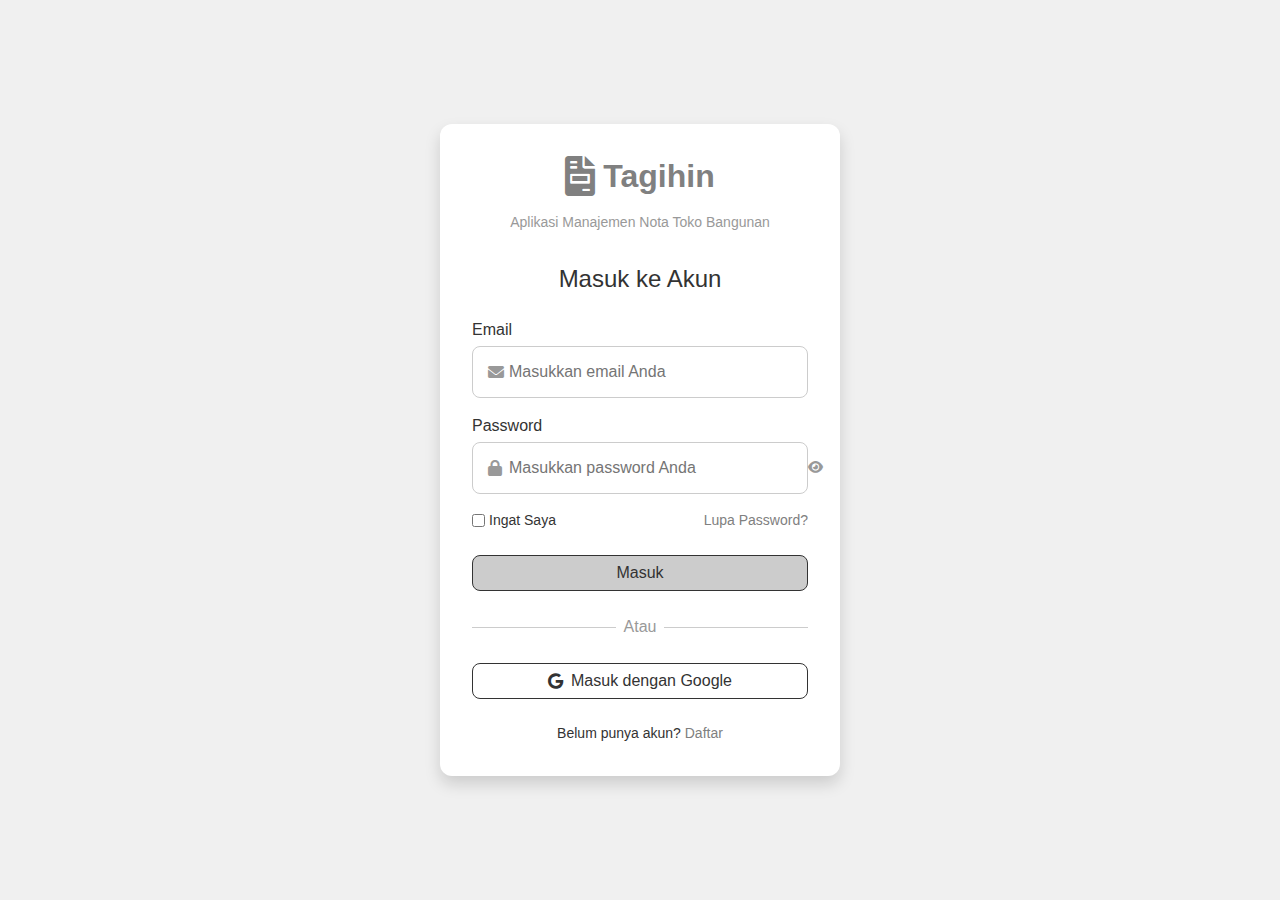
<file: ui_prototype/login.html>
<!DOCTYPE html>
<html lang="id">
<head>
    <meta charset="UTF-8">
    <meta name="viewport" content="width=device-width, initial-scale=1.0">
    <title>Login - Tagihin</title>
    <link rel="stylesheet" href="css/style.css">
    <link rel="stylesheet" href="https://cdnjs.cloudflare.com/ajax/libs/font-awesome/6.0.0/css/all.min.css">
</head>
<body>
    <div class="container auth-container">
        <div class="auth-card">
            <div class="auth-header">
                <div class="logo">
                    <i class="fas fa-file-invoice"></i>
                    <h1>Tagihin</h1>
                </div>
                <p class="tagline">Aplikasi Manajemen Nota Toko Bangunan</p>
            </div>
            
            <div class="auth-form">
                <h2>Masuk ke Akun</h2>
                
                <form>
                    <div class="form-group">
                        <label for="email">Email</label>
                        <div class="input-with-icon">
                            <i class="fas fa-envelope"></i>
                            <input type="email" id="email" name="email" placeholder="Masukkan email Anda" required>
                        </div>
                    </div>
                    
                    <div class="form-group">
                        <label for="password">Password</label>
                        <div class="input-with-icon">
                            <i class="fas fa-lock"></i>
                            <input type="password" id="password" name="password" placeholder="Masukkan password Anda" required>
                            <button type="button" class="toggle-password">
                                <i class="fas fa-eye"></i>
                            </button>
                        </div>
                    </div>
                    
                    <div class="form-options">
                        <div class="remember-me">
                            <input type="checkbox" id="remember" name="remember">
                            <label for="remember">Ingat Saya</label>
                        </div>
                        <a href="forgot-password.html" class="forgot-password">Lupa Password?</a>
                    </div>
                    
                    <button type="submit" class="btn btn-primary btn-block">Masuk</button>
                </form>
                
                <div class="auth-divider">
                    <span>Atau</span>
                </div>
                
                <button class="btn btn-outline btn-block social-btn">
                    <i class="fab fa-google"></i>
                    <span>Masuk dengan Google</span>
                </button>
            </div>
            
            <div class="auth-footer">
                <p>Belum punya akun? <a href="register.html">Daftar</a></p>
            </div>
        </div>
    </div>

    <script src="js/script.js"></script>
</body>
</html>
</file>
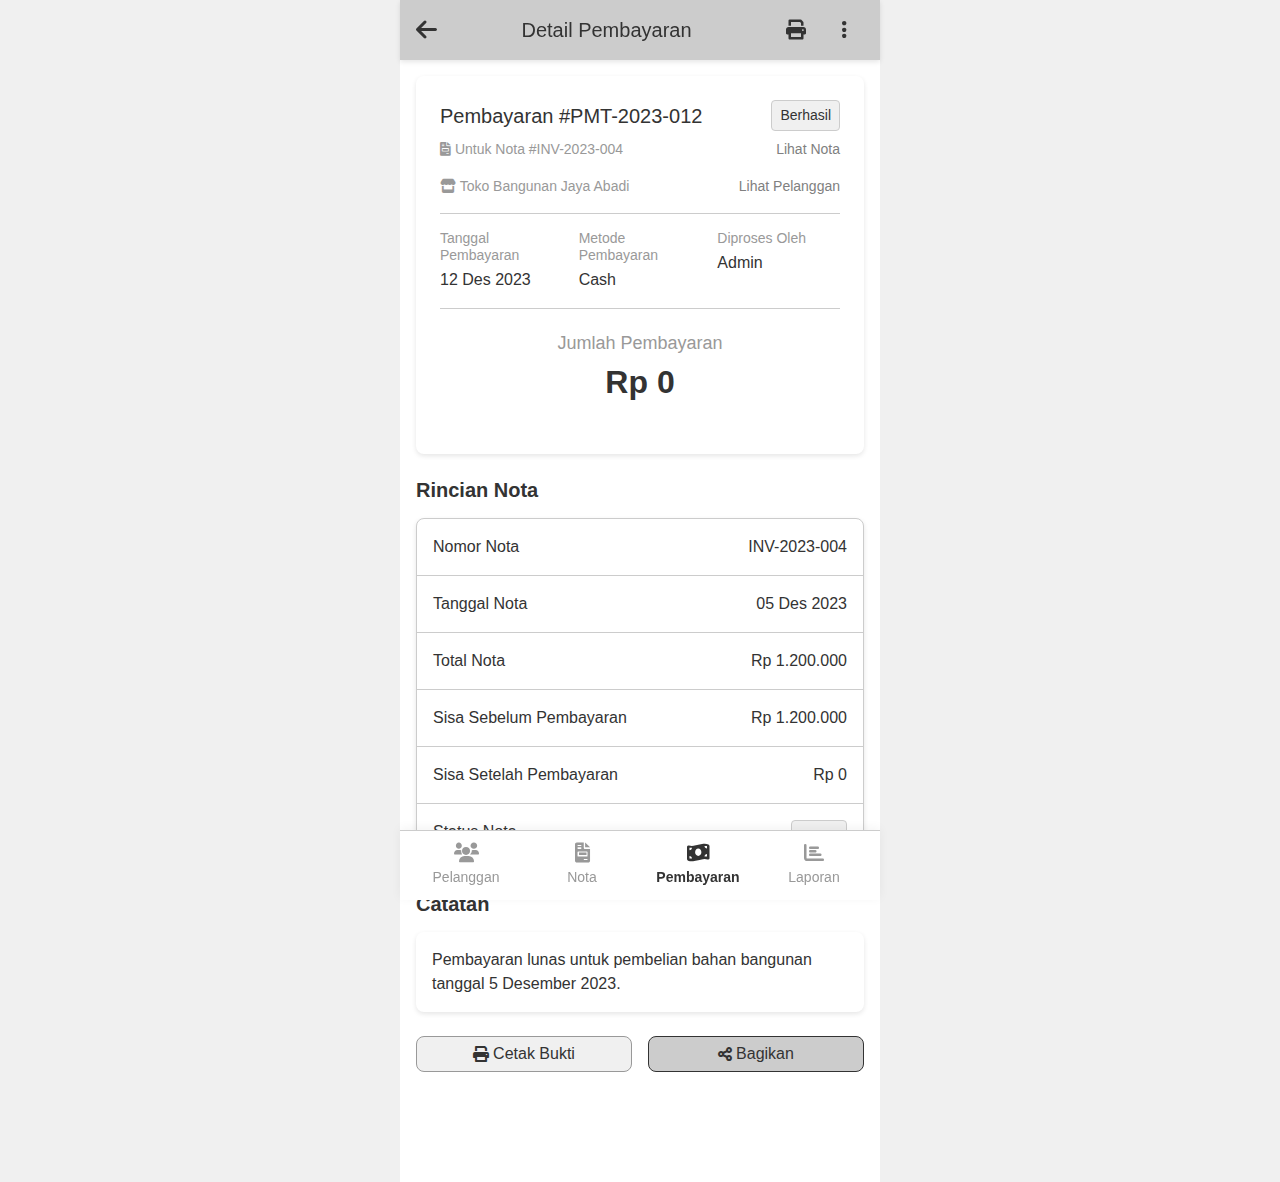
<file: ui_prototype/payment-detail.html>
<!DOCTYPE html>
<html lang="id">
<head>
    <meta charset="UTF-8">
    <meta name="viewport" content="width=device-width, initial-scale=1.0">
    <title>Detail Pembayaran - Tagihin</title>
    <link rel="stylesheet" href="css/style.css">
    <link rel="stylesheet" href="https://cdnjs.cloudflare.com/ajax/libs/font-awesome/6.0.0/css/all.min.css">
</head>
<body>
    <div class="container">
        <!-- Header -->
        <header class="app-header">
            <div class="back-button">
                <a href="payments.html"><i class="fas fa-arrow-left"></i></a>
            </div>
            <div class="page-title">
                <h2>Detail Pembayaran</h2>
            </div>
            <div class="action-buttons">
                <button class="btn-icon"><i class="fas fa-print"></i></button>
                <button class="btn-icon"><i class="fas fa-ellipsis-v"></i></button>
            </div>
        </header>

        <!-- Main Content -->
        <main class="main-content">
            <div class="invoice-detail-card">
                <div class="invoice-header">
                    <div class="invoice-title">
                        <h2>Pembayaran #PMT-2023-012</h2>
                        <span class="status-badge paid">Berhasil</span>
                    </div>
                    <div class="invoice-customer">
                        <p><i class="fas fa-file-invoice"></i> Untuk Nota #INV-2023-004</p>
                        <a href="invoice-detail.html" class="link-btn">Lihat Nota</a>
                    </div>
                </div>
                
                <div class="invoice-customer" style="margin-top: 12px;">
                    <p><i class="fas fa-store"></i> Toko Bangunan Jaya Abadi</p>
                    <a href="customer-detail.html" class="link-btn">Lihat Pelanggan</a>
                </div>
                
                <div class="invoice-dates" style="margin-top: 16px;">
                    <div class="date-item">
                        <h4>Tanggal Pembayaran</h4>
                        <p>12 Des 2023</p>
                    </div>
                    <div class="date-item">
                        <h4>Metode Pembayaran</h4>
                        <p>Cash</p>
                    </div>
                    <div class="date-item">
                        <h4>Diproses Oleh</h4>
                        <p>Admin</p>
                    </div>
                </div>
                
                <div class="invoice-total">
                    <h3>Jumlah Pembayaran</h3>
                    <p class="total-amount">Rp 1.200.000</p>
                </div>
            </div>
            
            <div class="section-header">
                <h3>Rincian Nota</h3>
            </div>
            
            <div class="summary-table">
                <div class="summary-row">
                    <div class="summary-label">Nomor Nota</div>
                    <div class="summary-value">INV-2023-004</div>
                </div>
                <div class="summary-row">
                    <div class="summary-label">Tanggal Nota</div>
                    <div class="summary-value">05 Des 2023</div>
                </div>
                <div class="summary-row">
                    <div class="summary-label">Total Nota</div>
                    <div class="summary-value">Rp 1.200.000</div>
                </div>
                <div class="summary-row">
                    <div class="summary-label">Sisa Sebelum Pembayaran</div>
                    <div class="summary-value">Rp 1.200.000</div>
                </div>
                <div class="summary-row">
                    <div class="summary-label">Sisa Setelah Pembayaran</div>
                    <div class="summary-value">Rp 0</div>
                </div>
                <div class="summary-row">
                    <div class="summary-label">Status Nota</div>
                    <div class="summary-value"><span class="status-badge paid">Lunas</span></div>
                </div>
            </div>
            
            <div class="section-header">
                <h3>Catatan</h3>
            </div>
            
            <div class="invoice-notes">
                <p>Pembayaran lunas untuk pembelian bahan bangunan tanggal 5 Desember 2023.</p>
            </div>
            
            <div class="form-actions" style="margin-top: 24px;">
                <button class="btn btn-secondary">
                    <i class="fas fa-print"></i> Cetak Bukti
                </button>
                <button class="btn btn-primary">
                    <i class="fas fa-share-alt"></i> Bagikan
                </button>
            </div>
        </main>
        
        <!-- Bottom Navigation -->
        <nav class="bottom-nav">
            <a href="index.html" class="nav-item">
                <i class="fas fa-users"></i>
                <span>Pelanggan</span>
            </a>
            <a href="invoices.html" class="nav-item">
                <i class="fas fa-file-invoice"></i>
                <span>Nota</span>
            </a>
            <a href="payments.html" class="nav-item active">
                <i class="fas fa-money-bill-wave"></i>
                <span>Pembayaran</span>
            </a>
            <a href="reports.html" class="nav-item">
                <i class="fas fa-chart-bar"></i>
                <span>Laporan</span>
            </a>
        </nav>
    </div>

    <script src="js/script.js"></script>
</body>
</html>
</file>
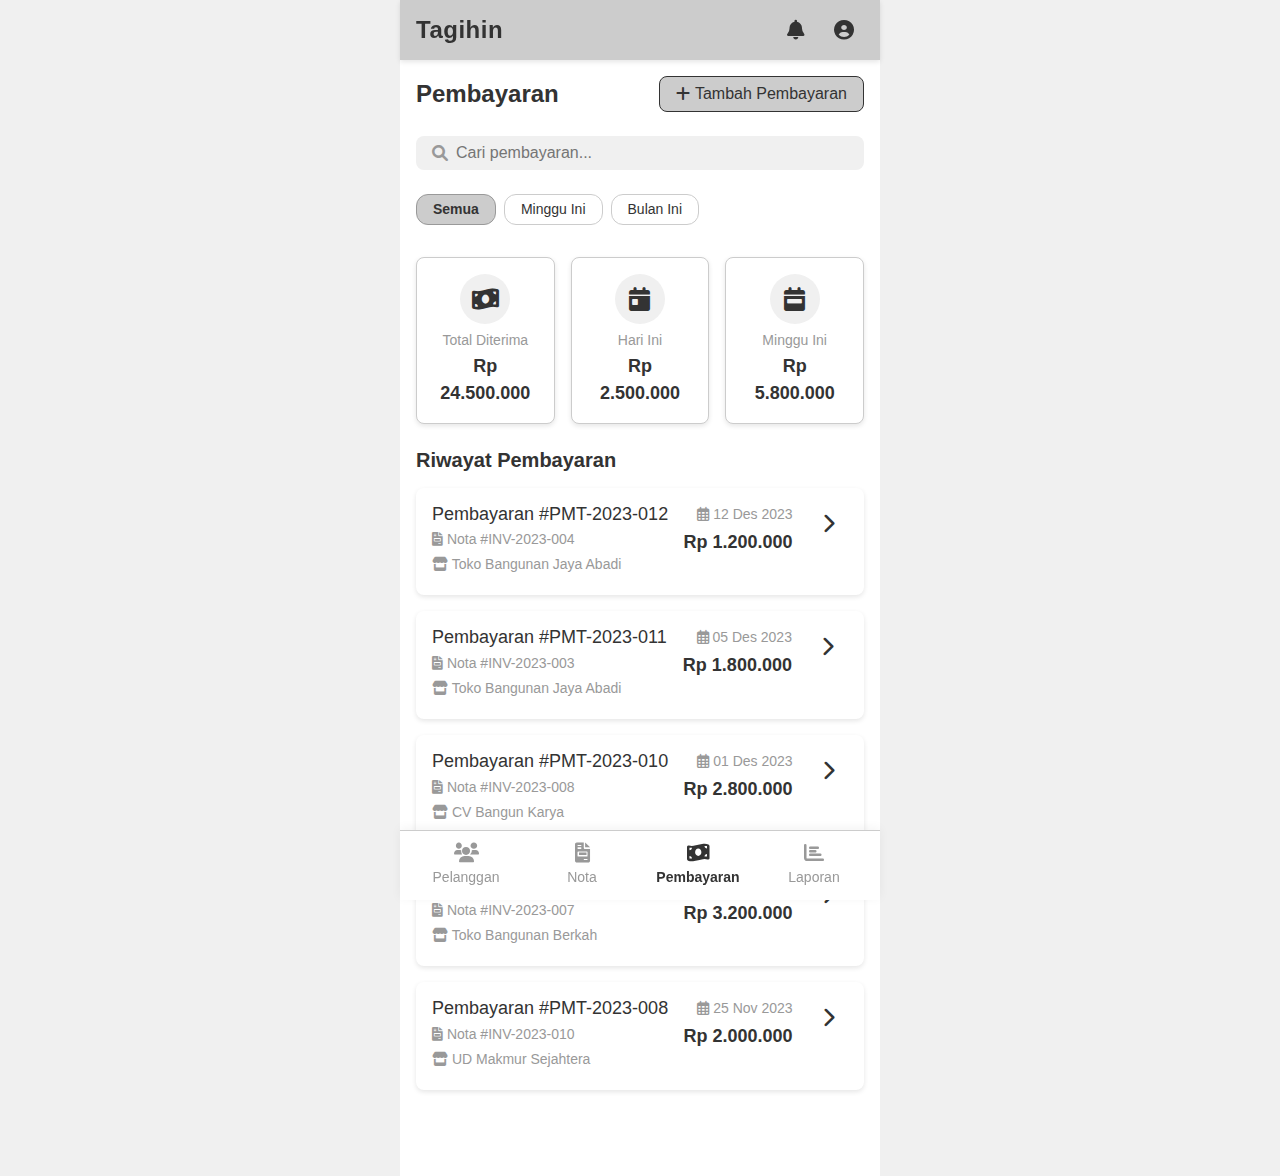
<file: ui_prototype/payments.html>
<!DOCTYPE html>
<html lang="id">
<head>
    <meta charset="UTF-8">
    <meta name="viewport" content="width=device-width, initial-scale=1.0">
    <title>Pembayaran - Tagihin</title>
    <link rel="stylesheet" href="css/style.css">
    <link rel="stylesheet" href="https://cdnjs.cloudflare.com/ajax/libs/font-awesome/6.0.0/css/all.min.css">
</head>
<body>
    <div class="container">
        <!-- Header -->
        <header class="app-header">
            <div class="brand">
                <h1>Tagihin</h1>
            </div>
            <div class="user-controls">
                <button class="btn-icon"><i class="fas fa-bell"></i></button>
                <button class="btn-icon"><i class="fas fa-user-circle"></i></button>
            </div>
        </header>

        <!-- Main Content -->
        <main class="main-content">
            <div class="dashboard-header">
                <h2>Pembayaran</h2>
                <button id="add-payment-btn" class="btn btn-primary">
                    <i class="fas fa-plus"></i> Tambah Pembayaran
                </button>
            </div>
            
            <div class="search-box">
                <i class="fas fa-search"></i>
                <input type="text" placeholder="Cari pembayaran...">
            </div>
            
            <div class="filter-options">
                <div class="filter-chips">
                    <div class="filter-chip active">Semua</div>
                    <div class="filter-chip">Minggu Ini</div>
                    <div class="filter-chip">Bulan Ini</div>
                </div>
            </div>
            
            <div class="summary-cards">
                <div class="summary-card">
                    <div class="card-icon">
                        <i class="fas fa-money-bill-wave"></i>
                    </div>
                    <div class="card-info">
                        <h3>Total Diterima</h3>
                        <p>Rp 24.500.000</p>
                    </div>
                </div>
                <div class="summary-card">
                    <div class="card-icon">
                        <i class="fas fa-calendar-day"></i>
                    </div>
                    <div class="card-info">
                        <h3>Hari Ini</h3>
                        <p>Rp 2.500.000</p>
                    </div>
                </div>
                <div class="summary-card">
                    <div class="card-icon">
                        <i class="fas fa-calendar-week"></i>
                    </div>
                    <div class="card-info">
                        <h3>Minggu Ini</h3>
                        <p>Rp 5.800.000</p>
                    </div>
                </div>
            </div>
            
            <div class="section-header">
                <h3>Riwayat Pembayaran</h3>
            </div>
            
            <div class="payment-list">
                <div class="payment-item" data-id="1">
                    <div class="payment-info">
                        <h3>Pembayaran #PMT-2023-012</h3>
                        <p class="invoice"><i class="fas fa-file-invoice"></i> Nota #INV-2023-004</p>
                        <p class="customer"><i class="fas fa-store"></i> Toko Bangunan Jaya Abadi</p>
                    </div>
                    <div class="payment-details">
                        <p class="date"><i class="far fa-calendar-alt"></i> 12 Des 2023</p>
                        <p class="amount">Rp 1.200.000</p>
                    </div>
                    <div class="payment-actions">
                        <button class="btn-icon"><i class="fas fa-chevron-right"></i></button>
                    </div>
                </div>
                
                <div class="payment-item" data-id="2">
                    <div class="payment-info">
                        <h3>Pembayaran #PMT-2023-011</h3>
                        <p class="invoice"><i class="fas fa-file-invoice"></i> Nota #INV-2023-003</p>
                        <p class="customer"><i class="fas fa-store"></i> Toko Bangunan Jaya Abadi</p>
                    </div>
                    <div class="payment-details">
                        <p class="date"><i class="far fa-calendar-alt"></i> 05 Des 2023</p>
                        <p class="amount">Rp 1.800.000</p>
                    </div>
                    <div class="payment-actions">
                        <button class="btn-icon"><i class="fas fa-chevron-right"></i></button>
                    </div>
                </div>
                
                <div class="payment-item" data-id="3">
                    <div class="payment-info">
                        <h3>Pembayaran #PMT-2023-010</h3>
                        <p class="invoice"><i class="fas fa-file-invoice"></i> Nota #INV-2023-008</p>
                        <p class="customer"><i class="fas fa-store"></i> CV Bangun Karya</p>
                    </div>
                    <div class="payment-details">
                        <p class="date"><i class="far fa-calendar-alt"></i> 01 Des 2023</p>
                        <p class="amount">Rp 2.800.000</p>
                    </div>
                    <div class="payment-actions">
                        <button class="btn-icon"><i class="fas fa-chevron-right"></i></button>
                    </div>
                </div>
                
                <div class="payment-item" data-id="4">
                    <div class="payment-info">
                        <h3>Pembayaran #PMT-2023-009</h3>
                        <p class="invoice"><i class="fas fa-file-invoice"></i> Nota #INV-2023-007</p>
                        <p class="customer"><i class="fas fa-store"></i> Toko Bangunan Berkah</p>
                    </div>
                    <div class="payment-details">
                        <p class="date"><i class="far fa-calendar-alt"></i> 28 Nov 2023</p>
                        <p class="amount">Rp 3.200.000</p>
                    </div>
                    <div class="payment-actions">
                        <button class="btn-icon"><i class="fas fa-chevron-right"></i></button>
                    </div>
                </div>
                
                <div class="payment-item" data-id="5">
                    <div class="payment-info">
                        <h3>Pembayaran #PMT-2023-008</h3>
                        <p class="invoice"><i class="fas fa-file-invoice"></i> Nota #INV-2023-010</p>
                        <p class="customer"><i class="fas fa-store"></i> UD Makmur Sejahtera</p>
                    </div>
                    <div class="payment-details">
                        <p class="date"><i class="far fa-calendar-alt"></i> 25 Nov 2023</p>
                        <p class="amount">Rp 2.000.000</p>
                    </div>
                    <div class="payment-actions">
                        <button class="btn-icon"><i class="fas fa-chevron-right"></i></button>
                    </div>
                </div>
            </div>
        </main>
        
        <!-- Bottom Navigation -->
        <nav class="bottom-nav">
            <a href="index.html" class="nav-item">
                <i class="fas fa-users"></i>
                <span>Pelanggan</span>
            </a>
            <a href="invoices.html" class="nav-item">
                <i class="fas fa-file-invoice"></i>
                <span>Nota</span>
            </a>
            <a href="payments.html" class="nav-item active">
                <i class="fas fa-money-bill-wave"></i>
                <span>Pembayaran</span>
            </a>
            <a href="reports.html" class="nav-item">
                <i class="fas fa-chart-bar"></i>
                <span>Laporan</span>
            </a>
        </nav>
    </div>

    <script src="js/script.js"></script>
</body>
</html>
</file>
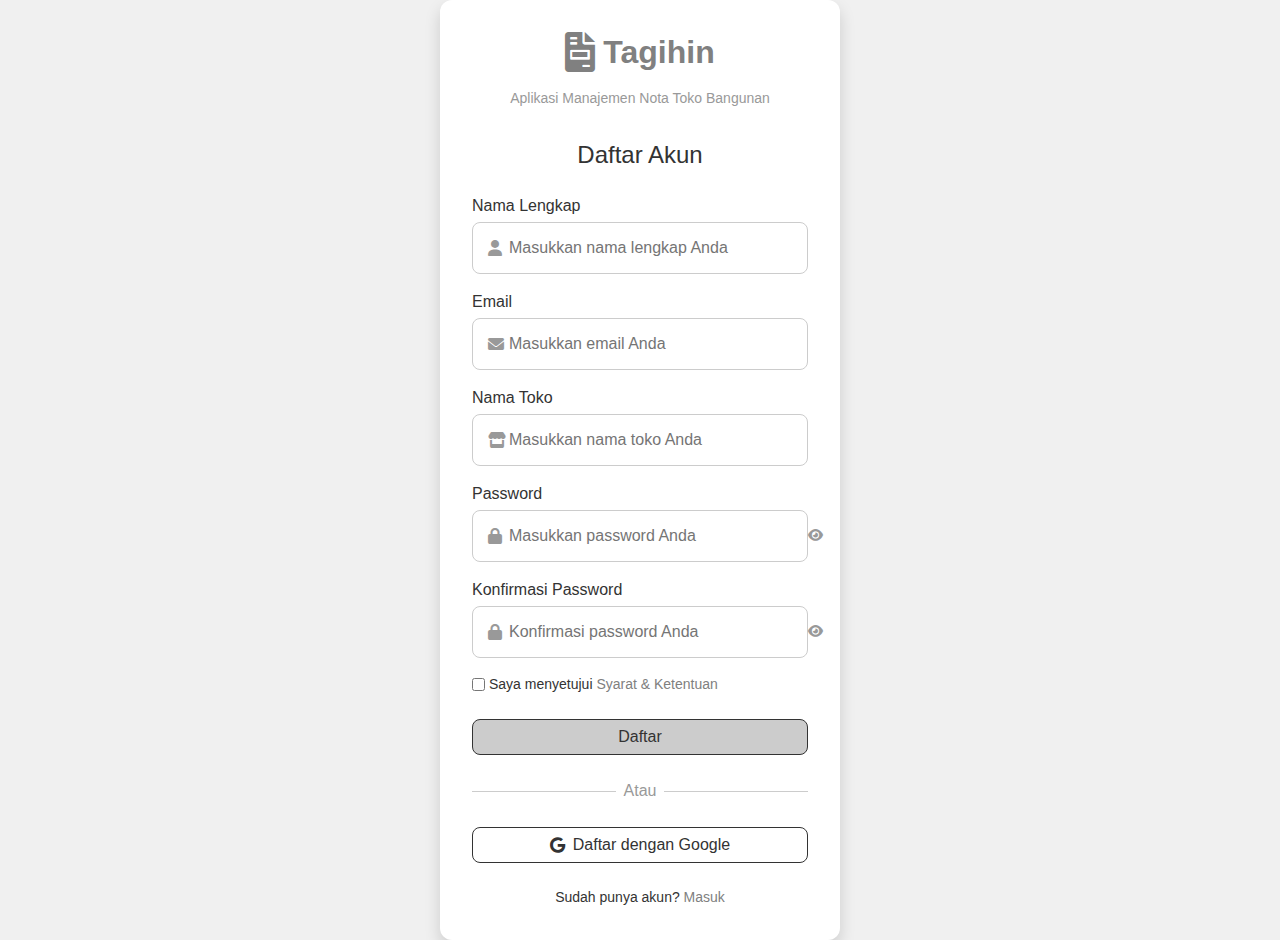
<file: ui_prototype/register.html>
<!DOCTYPE html>
<html lang="id">
<head>
    <meta charset="UTF-8">
    <meta name="viewport" content="width=device-width, initial-scale=1.0">
    <title>Registrasi - Tagihin</title>
    <link rel="stylesheet" href="css/style.css">
    <link rel="stylesheet" href="https://cdnjs.cloudflare.com/ajax/libs/font-awesome/6.0.0/css/all.min.css">
</head>
<body>
    <div class="container auth-container">
        <div class="auth-card">
            <div class="auth-header">
                <div class="logo">
                    <i class="fas fa-file-invoice"></i>
                    <h1>Tagihin</h1>
                </div>
                <p class="tagline">Aplikasi Manajemen Nota Toko Bangunan</p>
            </div>
            
            <div class="auth-form">
                <h2>Daftar Akun</h2>
                
                <form>
                    <div class="form-group">
                        <label for="name">Nama Lengkap</label>
                        <div class="input-with-icon">
                            <i class="fas fa-user"></i>
                            <input type="text" id="name" name="name" placeholder="Masukkan nama lengkap Anda" required>
                        </div>
                    </div>
                    
                    <div class="form-group">
                        <label for="email">Email</label>
                        <div class="input-with-icon">
                            <i class="fas fa-envelope"></i>
                            <input type="email" id="email" name="email" placeholder="Masukkan email Anda" required>
                        </div>
                    </div>
                    
                    <div class="form-group">
                        <label for="store_name">Nama Toko</label>
                        <div class="input-with-icon">
                            <i class="fas fa-store"></i>
                            <input type="text" id="store_name" name="store_name" placeholder="Masukkan nama toko Anda" required>
                        </div>
                    </div>
                    
                    <div class="form-group">
                        <label for="password">Password</label>
                        <div class="input-with-icon">
                            <i class="fas fa-lock"></i>
                            <input type="password" id="password" name="password" placeholder="Masukkan password Anda" required>
                            <button type="button" class="toggle-password">
                                <i class="fas fa-eye"></i>
                            </button>
                        </div>
                    </div>
                    
                    <div class="form-group">
                        <label for="confirm_password">Konfirmasi Password</label>
                        <div class="input-with-icon">
                            <i class="fas fa-lock"></i>
                            <input type="password" id="confirm_password" name="confirm_password" placeholder="Konfirmasi password Anda" required>
                            <button type="button" class="toggle-password">
                                <i class="fas fa-eye"></i>
                            </button>
                        </div>
                    </div>
                    
                    <div class="form-options">
                        <div class="terms">
                            <input type="checkbox" id="terms" name="terms" required>
                            <label for="terms">Saya menyetujui <a href="#">Syarat & Ketentuan</a></label>
                        </div>
                    </div>
                    
                    <button type="submit" class="btn btn-primary btn-block">Daftar</button>
                </form>
                
                <div class="auth-divider">
                    <span>Atau</span>
                </div>
                
                <button class="btn btn-outline btn-block social-btn">
                    <i class="fab fa-google"></i>
                    <span>Daftar dengan Google</span>
                </button>
            </div>
            
            <div class="auth-footer">
                <p>Sudah punya akun? <a href="login.html">Masuk</a></p>
            </div>
        </div>
    </div>

    <script src="js/script.js"></script>
</body>
</html>
</file>
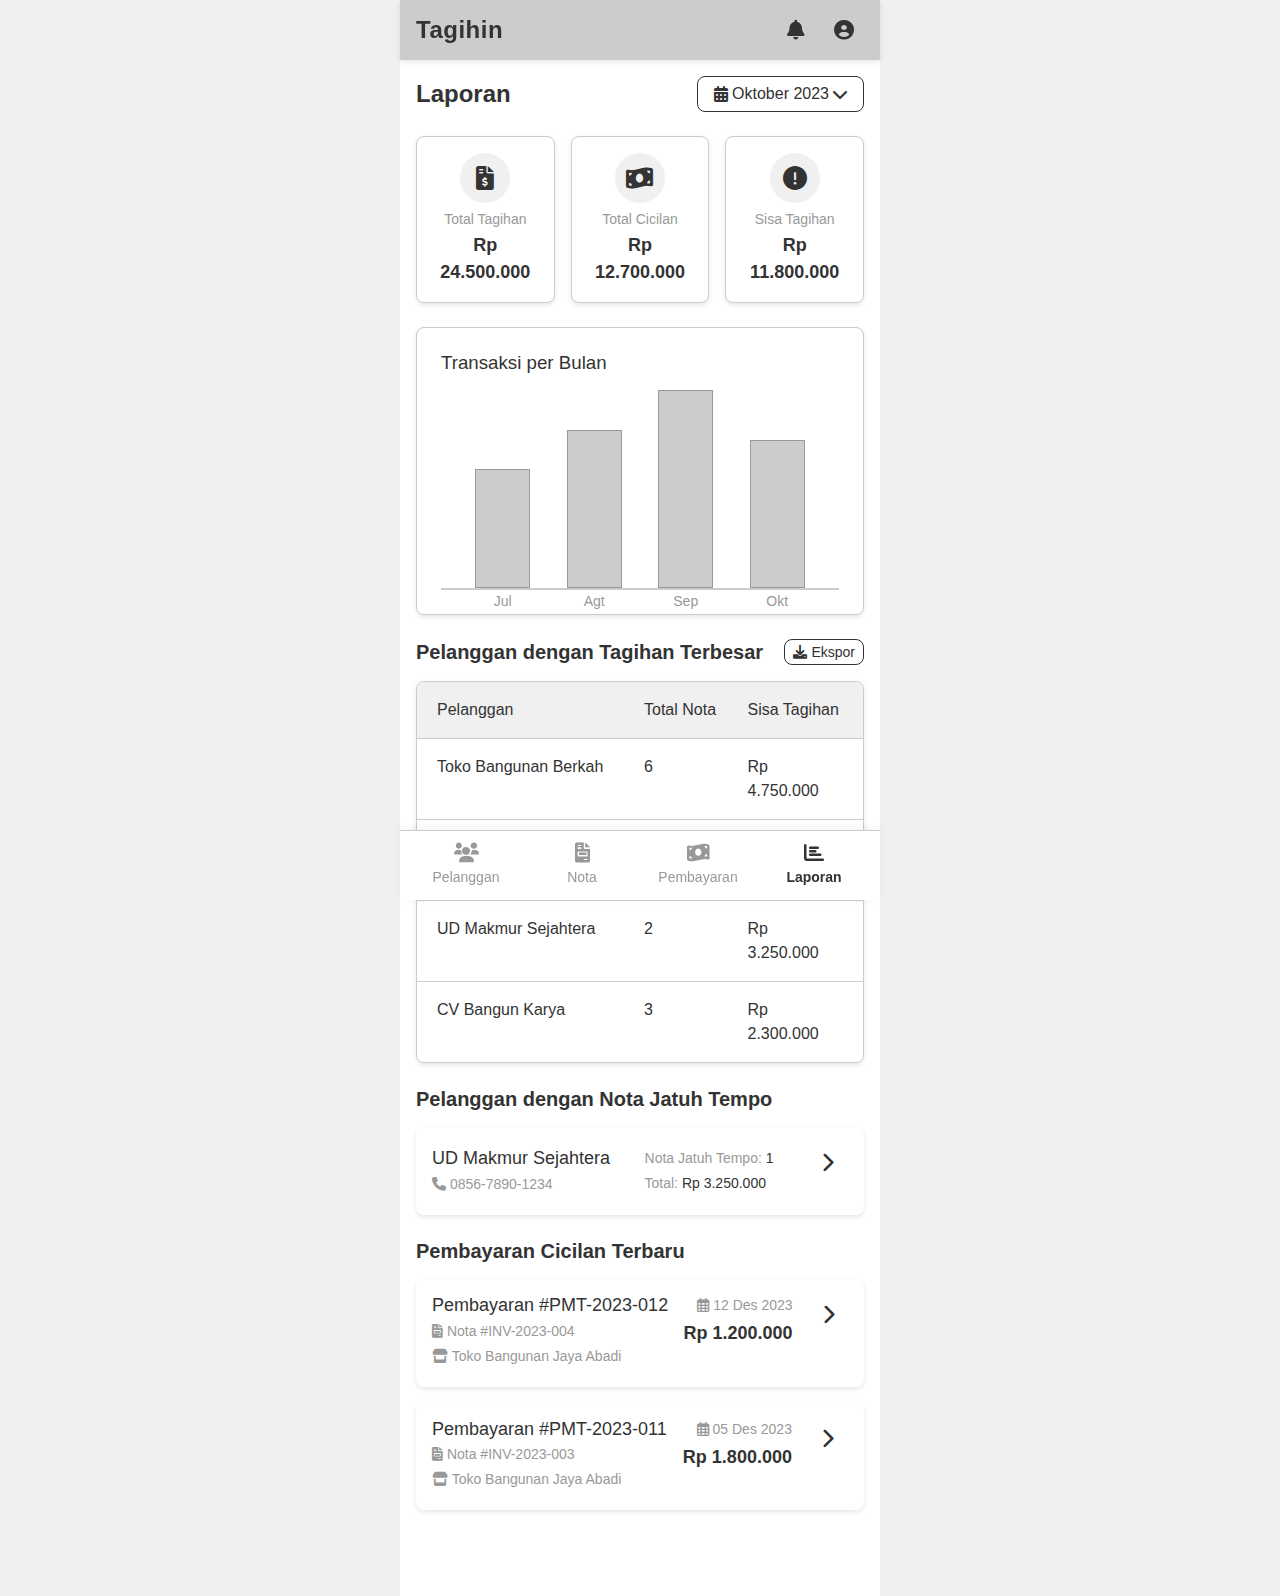
<file: ui_prototype/reports.html>
<!DOCTYPE html>
<html lang="id">
<head>
    <meta charset="UTF-8">
    <meta name="viewport" content="width=device-width, initial-scale=1.0">
    <title>Laporan - Tagihin</title>
    <link rel="stylesheet" href="css/style.css">
    <link rel="stylesheet" href="https://cdnjs.cloudflare.com/ajax/libs/font-awesome/6.0.0/css/all.min.css">
</head>
<body>
    <div class="container">
        <!-- Header -->
        <header class="app-header">
            <div class="brand">
                <h1>Tagihin</h1>
            </div>
            <div class="user-controls">
                <button class="btn-icon"><i class="fas fa-bell"></i></button>
                <button class="btn-icon"><i class="fas fa-user-circle"></i></button>
            </div>
        </header>

        <!-- Main Content -->
        <main class="main-content">
            <div class="dashboard-header">
                <h2>Laporan</h2>
                <div class="date-filter">
                    <button class="btn btn-outline">
                        <i class="fas fa-calendar-alt"></i>
                        <span>Oktober 2023</span>
                        <i class="fas fa-chevron-down"></i>
                    </button>
                </div>
            </div>
            
            <div class="summary-cards">
                <div class="summary-card">
                    <div class="card-icon">
                        <i class="fas fa-file-invoice-dollar"></i>
                    </div>
                    <div class="card-info">
                        <h3>Total Tagihan</h3>
                        <p>Rp 24.500.000</p>
                    </div>
                </div>
                <div class="summary-card">
                    <div class="card-icon">
                        <i class="fas fa-money-bill-wave"></i>
                    </div>
                    <div class="card-info">
                        <h3>Total Cicilan</h3>
                        <p>Rp 12.700.000</p>
                    </div>
                </div>
                <div class="summary-card">
                    <div class="card-icon">
                        <i class="fas fa-exclamation-circle"></i>
                    </div>
                    <div class="card-info">
                        <h3>Sisa Tagihan</h3>
                        <p>Rp 11.800.000</p>
                    </div>
                </div>
            </div>
            
            <!-- Charts Section -->
            <div class="charts-section">
                <div class="chart-container">
                    <div class="chart-header">
                        <h3>Transaksi per Bulan</h3>
                    </div>
                    <div class="chart-placeholder">
                        <!-- Low fidelity chart representation -->
                        <div class="chart-bars">
                            <div class="chart-bar" style="height: 60%;"><span>Jul</span></div>
                            <div class="chart-bar" style="height: 80%;"><span>Agt</span></div>
                            <div class="chart-bar" style="height: 100%;"><span>Sep</span></div>
                            <div class="chart-bar" style="height: 75%;"><span>Okt</span></div>
                        </div>
                    </div>
                </div>
            </div>
            
            <div class="section-header">
                <h3>Pelanggan dengan Tagihan Terbesar</h3>
                <button class="btn btn-sm btn-outline">
                    <i class="fas fa-download"></i> Ekspor
                </button>
            </div>
            
            <div class="report-table">
                <div class="report-row header">
                    <div class="report-cell">Pelanggan</div>
                    <div class="report-cell">Total Nota</div>
                    <div class="report-cell">Sisa Tagihan</div>
                </div>
                
                <div class="report-row">
                    <div class="report-cell">Toko Bangunan Berkah</div>
                    <div class="report-cell">6</div>
                    <div class="report-cell">Rp 4.750.000</div>
                </div>
                
                <div class="report-row">
                    <div class="report-cell">Toko Bangunan Jaya Abadi</div>
                    <div class="report-cell">4</div>
                    <div class="report-cell">Rp 3.500.000</div>
                </div>
                
                <div class="report-row">
                    <div class="report-cell">UD Makmur Sejahtera</div>
                    <div class="report-cell">2</div>
                    <div class="report-cell">Rp 3.250.000</div>
                </div>
                
                <div class="report-row">
                    <div class="report-cell">CV Bangun Karya</div>
                    <div class="report-cell">3</div>
                    <div class="report-cell">Rp 2.300.000</div>
                </div>
            </div>
            
            <div class="section-header">
                <h3>Pelanggan dengan Nota Jatuh Tempo</h3>
            </div>
            
            <div class="customer-list">
                <div class="customer-item">
                    <div class="customer-info">
                        <h3>UD Makmur Sejahtera</h3>
                        <p><i class="fas fa-phone"></i> 0856-7890-1234</p>
                    </div>
                    <div class="customer-stats">
                        <div class="stat">
                            <span class="stat-label">Nota Jatuh Tempo:</span>
                            <span class="stat-value">1</span>
                        </div>
                        <div class="stat">
                            <span class="stat-label">Total:</span>
                            <span class="stat-value">Rp 3.250.000</span>
                        </div>
                    </div>
                    <div class="customer-actions">
                        <button class="btn-icon"><i class="fas fa-chevron-right"></i></button>
                    </div>
                </div>
            </div>
            
            <div class="section-header">
                <h3>Pembayaran Cicilan Terbaru</h3>
            </div>
            
            <div class="payment-list">
                <div class="payment-item">
                    <div class="payment-info">
                        <h3>Pembayaran #PMT-2023-012</h3>
                        <p class="invoice"><i class="fas fa-file-invoice"></i> Nota #INV-2023-004</p>
                        <p class="customer"><i class="fas fa-store"></i> Toko Bangunan Jaya Abadi</p>
                    </div>
                    <div class="payment-details">
                        <p class="date"><i class="far fa-calendar-alt"></i> 12 Des 2023</p>
                        <p class="amount">Rp 1.200.000</p>
                    </div>
                    <div class="payment-actions">
                        <button class="btn-icon"><i class="fas fa-chevron-right"></i></button>
                    </div>
                </div>
                
                <div class="payment-item">
                    <div class="payment-info">
                        <h3>Pembayaran #PMT-2023-011</h3>
                        <p class="invoice"><i class="fas fa-file-invoice"></i> Nota #INV-2023-003</p>
                        <p class="customer"><i class="fas fa-store"></i> Toko Bangunan Jaya Abadi</p>
                    </div>
                    <div class="payment-details">
                        <p class="date"><i class="far fa-calendar-alt"></i> 05 Des 2023</p>
                        <p class="amount">Rp 1.800.000</p>
                    </div>
                    <div class="payment-actions">
                        <button class="btn-icon"><i class="fas fa-chevron-right"></i></button>
                    </div>
                </div>
            </div>
        </main>
        
        <!-- Bottom Navigation -->
        <nav class="bottom-nav">
            <a href="index.html" class="nav-item">
                <i class="fas fa-users"></i>
                <span>Pelanggan</span>
            </a>
            <a href="invoices.html" class="nav-item">
                <i class="fas fa-file-invoice"></i>
                <span>Nota</span>
            </a>
            <a href="payments.html" class="nav-item">
                <i class="fas fa-money-bill-wave"></i>
                <span>Pembayaran</span>
            </a>
            <a href="reports.html" class="nav-item active">
                <i class="fas fa-chart-bar"></i>
                <span>Laporan</span>
            </a>
        </nav>
    </div>

    <script src="js/script.js"></script>
</body>
</html>
</file>
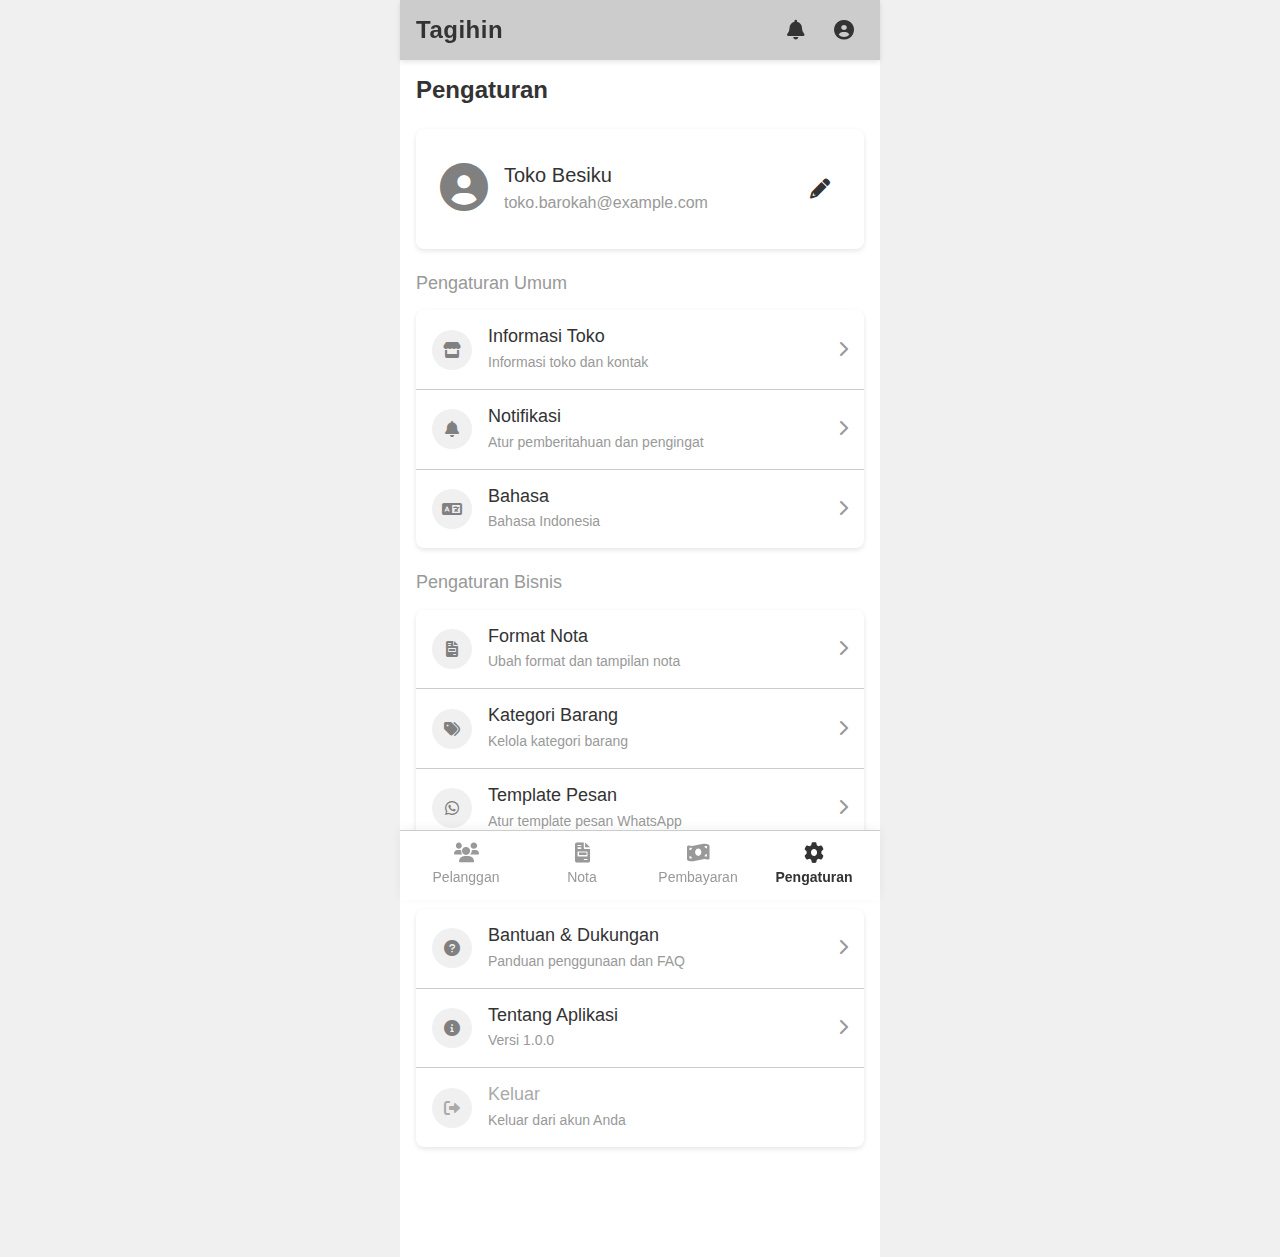
<file: ui_prototype/settings.html>
<!DOCTYPE html>
<html lang="id">
<head>
    <meta charset="UTF-8">
    <meta name="viewport" content="width=device-width, initial-scale=1.0">
    <title>Pengaturan - Tagihin</title>
    <link rel="stylesheet" href="css/style.css">
    <link rel="stylesheet" href="https://cdnjs.cloudflare.com/ajax/libs/font-awesome/6.0.0/css/all.min.css">
</head>
<body>
    <div class="container">
        <!-- Header -->
        <header class="app-header">
            <div class="brand">
                <h1>Tagihin</h1>
            </div>
            <div class="user-controls">
                <button class="btn-icon"><i class="fas fa-bell"></i></button>
                <button class="btn-icon"><i class="fas fa-user-circle"></i></button>
            </div>
        </header>

        <!-- Main Content -->
        <main class="main-content">
            <div class="dashboard-header">
                <h2>Pengaturan</h2>
            </div>
            
            <div class="user-profile-section">
                <div class="user-profile">
                    <div class="user-avatar">
                        <i class="fas fa-user-circle"></i>
                    </div>
                    <div class="user-info">
                        <h3>Toko Besiku</h3>
                        <p>toko.barokah@example.com</p>
                    </div>
                    <div class="user-action">
                        <button class="btn-icon"><i class="fas fa-pencil-alt"></i></button>
                    </div>
                </div>
            </div>
            
            <div class="settings-section">
                <h3>Pengaturan Umum</h3>
                <div class="settings-list">
                    <div class="settings-item">
                        <div class="settings-icon">
                            <i class="fas fa-store"></i>
                        </div>
                        <div class="settings-content">
                            <h4>Informasi Toko</h4>
                            <p>Informasi toko dan kontak</p>
                        </div>
                        <div class="settings-action">
                            <i class="fas fa-chevron-right"></i>
                        </div>
                    </div>
                    
                    <div class="settings-item">
                        <div class="settings-icon">
                            <i class="fas fa-bell"></i>
                        </div>
                        <div class="settings-content">
                            <h4>Notifikasi</h4>
                            <p>Atur pemberitahuan dan pengingat</p>
                        </div>
                        <div class="settings-action">
                            <i class="fas fa-chevron-right"></i>
                        </div>
                    </div>
                    
                    <div class="settings-item">
                        <div class="settings-icon">
                            <i class="fas fa-language"></i>
                        </div>
                        <div class="settings-content">
                            <h4>Bahasa</h4>
                            <p>Bahasa Indonesia</p>
                        </div>
                        <div class="settings-action">
                            <i class="fas fa-chevron-right"></i>
                        </div>
                    </div>
                </div>
            </div>
            
            <div class="settings-section">
                <h3>Pengaturan Bisnis</h3>
                <div class="settings-list">
                    <div class="settings-item">
                        <div class="settings-icon">
                            <i class="fas fa-file-invoice"></i>
                        </div>
                        <div class="settings-content">
                            <h4>Format Nota</h4>
                            <p>Ubah format dan tampilan nota</p>
                        </div>
                        <div class="settings-action">
                            <i class="fas fa-chevron-right"></i>
                        </div>
                    </div>
                    
                    <div class="settings-item">
                        <div class="settings-icon">
                            <i class="fas fa-tags"></i>
                        </div>
                        <div class="settings-content">
                            <h4>Kategori Barang</h4>
                            <p>Kelola kategori barang</p>
                        </div>
                        <div class="settings-action">
                            <i class="fas fa-chevron-right"></i>
                        </div>
                    </div>
                    
                    <div class="settings-item">
                        <div class="settings-icon">
                            <i class="fab fa-whatsapp"></i>
                        </div>
                        <div class="settings-content">
                            <h4>Template Pesan</h4>
                            <p>Atur template pesan WhatsApp</p>
                        </div>
                        <div class="settings-action">
                            <i class="fas fa-chevron-right"></i>
                        </div>
                    </div>
                </div>
            </div>
            
            <div class="settings-section">
                <h3>Lainnya</h3>
                <div class="settings-list">
                    <div class="settings-item">
                        <div class="settings-icon">
                            <i class="fas fa-question-circle"></i>
                        </div>
                        <div class="settings-content">
                            <h4>Bantuan & Dukungan</h4>
                            <p>Panduan penggunaan dan FAQ</p>
                        </div>
                        <div class="settings-action">
                            <i class="fas fa-chevron-right"></i>
                        </div>
                    </div>
                    
                    <div class="settings-item">
                        <div class="settings-icon">
                            <i class="fas fa-info-circle"></i>
                        </div>
                        <div class="settings-content">
                            <h4>Tentang Aplikasi</h4>
                            <p>Versi 1.0.0</p>
                        </div>
                        <div class="settings-action">
                            <i class="fas fa-chevron-right"></i>
                        </div>
                    </div>
                    
                    <div class="settings-item logout">
                        <div class="settings-icon">
                            <i class="fas fa-sign-out-alt"></i>
                        </div>
                        <div class="settings-content">
                            <h4>Keluar</h4>
                            <p>Keluar dari akun Anda</p>
                        </div>
                    </div>
                </div>
            </div>
        </main>
        
        <!-- Bottom Navigation -->
        <nav class="bottom-nav">
            <a href="index.html" class="nav-item">
                <i class="fas fa-users"></i>
                <span>Pelanggan</span>
            </a>
            <a href="invoices.html" class="nav-item">
                <i class="fas fa-file-invoice"></i>
                <span>Nota</span>
            </a>
            <a href="payments.html" class="nav-item">
                <i class="fas fa-money-bill-wave"></i>
                <span>Pembayaran</span>
            </a>
            <a href="settings.html" class="nav-item active">
                <i class="fas fa-cog"></i>
                <span>Pengaturan</span>
            </a>
        </nav>
    </div>

    <script src="js/script.js"></script>
</body>
</html>
</file>
<file: ui_prototype/css/style.css>
/* Tagihin App CSS
 * Low Fidelity Prototype
 */

/* ===== RESET & BASE STYLES ===== */
* {
    margin: 0;
    padding: 0;
    box-sizing: border-box;
}

:root {
    /* Grayscale color palette for low-fidelity wireframing */
    --color-primary: #808080;
    --color-primary-dark: #666666;
    --color-primary-light: #999999;
    --color-secondary: #808080;
    --color-secondary-dark: #666666;
    --color-secondary-light: #999999;
    --color-warning: #aaaaaa;
    --color-danger: #aaaaaa;
    --color-success: #aaaaaa;
    --color-info: #aaaaaa;
    --color-dark: #333333;
    --color-gray: #999999;
    --color-light-gray: #cccccc;
    --color-lighter-gray: #f0f0f0;
    --color-white: #ffffff;
    --color-black: #000000;
    
    --font-family: 'Roboto', 'Segoe UI', Arial, sans-serif;
    --font-size-small: 0.875rem;
    --font-size-normal: 1rem;
    --font-size-medium: 1.125rem;
    --font-size-large: 1.25rem;
    --font-size-xlarge: 1.5rem;
    --font-size-xxlarge: 2rem;
    
    --border-radius-small: 4px;
    --border-radius-medium: 8px;
    --border-radius-large: 12px;
    
    --shadow-small: 0 2px 5px rgba(0, 0, 0, 0.1);
    --shadow-medium: 0 4px 8px rgba(0, 0, 0, 0.12);
    --shadow-large: 0 8px 16px rgba(0, 0, 0, 0.15);
    
    --spacing-xs: 0.25rem;
    --spacing-sm: 0.5rem;
    --spacing-md: 1rem;
    --spacing-lg: 1.5rem;
    --spacing-xl: 2rem;
    
    --transition-fast: 0.2s;
    --transition-normal: 0.3s;
}

body {
    font-family: var(--font-family);
    font-size: var(--font-size-normal);
    color: var(--color-dark);
    background-color: var(--color-lighter-gray);
    line-height: 1.5;
}

h1, h2, h3, h4, h5, h6 {
    font-weight: 500;
    line-height: 1.2;
}

a {
    color: var(--color-primary);
    text-decoration: none;
}

a:hover {
    color: var(--color-primary-dark);
}

/* ===== LAYOUT ===== */
.container {
    max-width: 480px;
    margin: 0 auto;
    min-height: 100vh;
    background-color: var(--color-white);
    position: relative;
    display: flex;
    flex-direction: column;
}

.main-content {
    flex: 1;
    padding: var(--spacing-md) var(--spacing-md) calc(70px + var(--spacing-md));
    overflow-y: auto;
}

/* ===== HEADER ===== */
.app-header {
    background-color: var(--color-light-gray);
    color: var(--color-dark);
    display: flex;
    justify-content: space-between;
    align-items: center;
    padding: var(--spacing-md);
    height: 60px;
    position: sticky;
    top: 0;
    z-index: 100;
    box-shadow: var(--shadow-small);
}

.brand h1 {
    font-size: var(--font-size-xlarge);
    font-weight: 600;
    letter-spacing: 0.5px;
}

.back-button a {
    color: var(--color-dark);
    font-size: var(--font-size-xlarge);
}

.page-title h2 {
    font-size: var(--font-size-large);
    font-weight: 500;
}

.user-controls {
    display: flex;
    gap: var(--spacing-sm);
}

.action-buttons {
    display: flex;
    gap: var(--spacing-sm);
}

/* ===== BUTTONS ===== */
.btn {
    padding: var(--spacing-sm) var(--spacing-md);
    border-radius: var(--border-radius-medium);
    border: 1px solid var(--color-gray);
    font-size: var(--font-size-normal);
    font-weight: 500;
    cursor: pointer;
    display: inline-flex;
    align-items: center;
    justify-content: center;
    gap: var(--spacing-xs);
    transition: background-color var(--transition-fast), transform var(--transition-fast);
}

.btn:active {
    transform: translateY(1px);
}

.btn-primary {
    background-color: var(--color-light-gray);
    color: var(--color-dark);
    border: 1px solid var(--color-dark);
}

.btn-primary:hover {
    background-color: var(--color-gray);
}

.btn-secondary {
    background-color: var(--color-lighter-gray);
    color: var(--color-dark);
}

.btn-secondary:hover {
    background-color: var(--color-light-gray);
}

.btn-outline {
    background-color: transparent;
    color: var(--color-dark);
    border: 1px solid var(--color-dark);
}

.btn-outline:hover {
    background-color: var(--color-lighter-gray);
}

.btn-sm {
    padding: var(--spacing-xs) var(--spacing-sm);
    font-size: var(--font-size-small);
}

.btn-block {
    width: 100%;
    display: block;
}

.btn-icon {
    background: transparent;
    border: none;
    color: inherit;
    font-size: var(--font-size-large);
    cursor: pointer;
    padding: var(--spacing-xs);
    display: flex;
    align-items: center;
    justify-content: center;
    border-radius: 50%;
    width: 40px;
    height: 40px;
}

.btn-icon:hover {
    background-color: rgba(255, 255, 255, 0.1);
}

/* ===== BOTTOM NAVIGATION ===== */
.bottom-nav {
    position: fixed;
    bottom: 0;
    left: 0;
    right: 0;
    max-width: 480px;
    margin: 0 auto;
    background-color: var(--color-white);
    display: flex;
    justify-content: space-between;
    align-items: center;
    border-top: 1px solid var(--color-light-gray);
    height: 70px;
    padding: 0 var(--spacing-sm);
    box-shadow: 0 -2px 10px rgba(0, 0, 0, 0.05);
    z-index: 99;
}

.bottom-nav .nav-item {
    flex: 1;
    display: flex;
    flex-direction: column;
    align-items: center;
    justify-content: center;
    color: var(--color-gray);
    padding: var(--spacing-sm) 0;
    font-size: var(--font-size-small);
}

.bottom-nav .nav-item i {
    font-size: var(--font-size-large);
    margin-bottom: var(--spacing-xs);
}

.bottom-nav .nav-item.active {
    color: var(--color-dark);
    font-weight: bold;
}

/* ===== DASHBOARD ===== */
.dashboard-header {
    display: flex;
    justify-content: space-between;
    align-items: center;
    margin-bottom: var(--spacing-lg);
}

.dashboard-header h2 {
    font-size: var(--font-size-xlarge);
    font-weight: 600;
}

/* ===== SEARCH BOX ===== */
.search-box {
    display: flex;
    align-items: center;
    background-color: var(--color-lighter-gray);
    border-radius: var(--border-radius-medium);
    padding: var(--spacing-sm) var(--spacing-md);
    margin-bottom: var(--spacing-lg);
}

.search-box i {
    color: var(--color-gray);
    margin-right: var(--spacing-sm);
}

.search-box input {
    background-color: transparent;
    border: none;
    outline: none;
    width: 100%;
    font-size: var(--font-size-normal);
}

/* ===== SUMMARY CARDS ===== */
.summary-cards {
    display: grid;
    grid-template-columns: repeat(3, 1fr);
    gap: var(--spacing-md);
    margin-bottom: var(--spacing-lg);
}

.summary-card {
    background-color: var(--color-white);
    border-radius: var(--border-radius-medium);
    padding: var(--spacing-md);
    box-shadow: var(--shadow-small);
    display: flex;
    flex-direction: column;
    align-items: center;
    text-align: center;
    border: 1px solid var(--color-light-gray);
}

.card-icon {
    font-size: var(--font-size-xlarge);
    color: var(--color-dark);
    margin-bottom: var(--spacing-sm);
    background-color: var(--color-lighter-gray);
    width: 50px;
    height: 50px;
    display: flex;
    justify-content: center;
    align-items: center;
    border-radius: 50%;
}

.warning-icon, .success-icon {
    color: var(--color-dark);
    background-color: var(--color-lighter-gray);
}

.card-info h3 {
    font-size: var(--font-size-small);
    color: var(--color-gray);
    margin-bottom: var(--spacing-xs);
}

.card-info p {
    font-size: var(--font-size-medium);
    font-weight: 600;
}

/* ===== CUSTOMER LIST ===== */
.customer-list {
    display: flex;
    flex-direction: column;
    gap: var(--spacing-md);
}

.customer-item {
    background-color: var(--color-white);
    border-radius: var(--border-radius-medium);
    padding: var(--spacing-md);
    box-shadow: var(--shadow-small);
    display: flex;
    justify-content: space-between;
    align-items: center;
}

.customer-info h3 {
    font-size: var(--font-size-medium);
    margin-bottom: var(--spacing-xs);
}

.customer-info p {
    font-size: var(--font-size-small);
    color: var(--color-gray);
}

.customer-stats {
    display: flex;
    flex-direction: column;
    gap: var(--spacing-xs);
}

.stat {
    font-size: var(--font-size-small);
    color: var(--color-gray);
}

.stat-value {
    font-weight: 500;
    color: var(--color-dark);
}

/* ===== INVOICE LIST ===== */
.invoice-list {
    display: flex;
    flex-direction: column;
    gap: var(--spacing-md);
}

.invoice-item {
    background-color: var(--color-white);
    border-radius: var(--border-radius-medium);
    padding: var(--spacing-md);
    box-shadow: var(--shadow-small);
    display: flex;
    justify-content: space-between;
    align-items: center;
    border: 1px solid var(--color-light-gray);
    border-left: 4px solid var(--color-light-gray);
}

.invoice-item.paid {
    border-left-color: var(--color-dark);
}

.invoice-item.unpaid {
    border-left-color: var(--color-gray);
}

.invoice-item.due {
    border-left-color: var(--color-black);
}

.invoice-info h3 {
    font-size: var(--font-size-medium);
    margin-bottom: var(--spacing-xs);
}

.invoice-info p {
    font-size: var(--font-size-small);
    color: var(--color-gray);
    margin-bottom: var(--spacing-xs);
}

.invoice-amount {
    text-align: right;
}

.invoice-amount .amount {
    font-size: var(--font-size-medium);
    font-weight: 600;
    margin-bottom: var(--spacing-xs);
}

.status-badge {
    display: inline-block;
    padding: var(--spacing-xs) var(--spacing-sm);
    border-radius: var(--border-radius-small);
    font-size: var(--font-size-small);
    font-weight: 500;
    border: 1px solid var(--color-light-gray);
}

.status-badge.paid {
    background-color: var(--color-lighter-gray);
}

.status-badge.unpaid {
    background-color: var(--color-lighter-gray);
}

.status-badge.due {
    background-color: var(--color-lighter-gray);
}

/* ===== FILTER CHIPS ===== */
.filter-options {
    margin-bottom: var(--spacing-lg);
}

.filter-chips {
    display: flex;
    gap: var(--spacing-sm);
    overflow-x: auto;
    padding-bottom: var(--spacing-sm);
}

.filter-chip {
    padding: var(--spacing-xs) var(--spacing-md);
    border-radius: var(--border-radius-large);
    border: 1px solid var(--color-light-gray);
    font-size: var(--font-size-small);
    white-space: nowrap;
    cursor: pointer;
}

.filter-chip.active {
    background-color: var(--color-light-gray);
    color: var(--color-dark);
    border-color: var(--color-gray);
    font-weight: bold;
}

/* ===== CUSTOMER DETAIL ===== */
.customer-profile {
    background-color: var(--color-white);
    border-radius: var(--border-radius-medium);
    padding: var(--spacing-lg);
    box-shadow: var(--shadow-small);
    margin-bottom: var(--spacing-lg);
    border: 1px solid var(--color-light-gray);
}

.customer-header {
    display: flex;
    align-items: center;
    margin-bottom: var(--spacing-md);
}

.customer-avatar {
    font-size: 2.5rem;
    color: var(--color-dark);
    margin-right: var(--spacing-md);
    background-color: var(--color-lighter-gray);
    width: 70px;
    height: 70px;
    display: flex;
    justify-content: center;
    align-items: center;
    border-radius: 50%;
    border: 1px solid var(--color-light-gray);
}

.customer-main-info h2 {
    font-size: var(--font-size-large);
    margin-bottom: var(--spacing-xs);
}

.customer-main-info p {
    color: var(--color-gray);
    font-size: var(--font-size-small);
    margin-bottom: var(--spacing-xs);
}

.customer-actions {
    display: flex;
    gap: var(--spacing-sm);
    margin-bottom: var(--spacing-md);
}

.action-btn {
    flex: 1;
    background-color: var(--color-white);
    border: 1px solid var(--color-light-gray);
    border-radius: var(--border-radius-medium);
    padding: var(--spacing-sm);
    display: flex;
    flex-direction: column;
    align-items: center;
    gap: var(--spacing-xs);
    cursor: pointer;
    transition: all var(--transition-fast);
}

.action-btn i {
    font-size: var(--font-size-large);
    color: var(--color-gray);
}

.action-btn span {
    font-size: var(--font-size-small);
}

.action-btn:hover {
    background-color: var(--color-lighter-gray);
}

.action-btn.primary {
    background-color: var(--color-light-gray);
    color: var(--color-dark);
    border: 1px solid var(--color-dark);
}

.action-btn.primary i {
    color: var(--color-dark);
}

.customer-summary {
    display: grid;
    grid-template-columns: repeat(3, 1fr);
    gap: var(--spacing-md);
    text-align: center;
    padding-top: var(--spacing-md);
    border-top: 1px solid var(--color-light-gray);
}

.summary-box h3 {
    font-size: var(--font-size-small);
    color: var(--color-gray);
    margin-bottom: var(--spacing-xs);
}

.summary-box p {
    font-size: var(--font-size-medium);
    font-weight: 600;
}

.section-header {
    display: flex;
    justify-content: space-between;
    align-items: center;
    margin: var(--spacing-lg) 0 var(--spacing-md);
}

.section-header h3 {
    font-size: var(--font-size-large);
    font-weight: 600;
}

/* ===== INVOICE DETAIL ===== */
.invoice-detail-card {
    background-color: var(--color-white);
    border-radius: var(--border-radius-medium);
    padding: var(--spacing-lg);
    box-shadow: var(--shadow-small);
    margin-bottom: var(--spacing-lg);
}

.invoice-header {
    margin-bottom: var(--spacing-md);
}

.invoice-title {
    display: flex;
    justify-content: space-between;
    align-items: center;
    margin-bottom: var(--spacing-sm);
}

.invoice-title h2 {
    font-size: var(--font-size-large);
}

.invoice-customer {
    display: flex;
    justify-content: space-between;
    align-items: center;
    color: var(--color-gray);
    font-size: var(--font-size-small);
}

.link-btn {
    color: var(--color-primary);
    font-weight: 500;
}

.invoice-dates {
    display: grid;
    grid-template-columns: repeat(3, 1fr);
    gap: var(--spacing-md);
    margin-bottom: var(--spacing-lg);
    border-top: 1px solid var(--color-light-gray);
    border-bottom: 1px solid var(--color-light-gray);
    padding: var(--spacing-md) 0;
}

.date-item h4 {
    font-size: var(--font-size-small);
    color: var(--color-gray);
    margin-bottom: var(--spacing-xs);
    font-weight: normal;
}

.date-item p {
    font-weight: 500;
}

.due-warning {
    color: var(--color-danger);
}

.invoice-total {
    text-align: center;
    margin-bottom: var(--spacing-lg);
}

.invoice-total h3 {
    font-size: var(--font-size-medium);
    color: var(--color-gray);
    margin-bottom: var(--spacing-xs);
}

.total-amount {
    font-size: var(--font-size-xxlarge);
    font-weight: 600;
}

.invoice-actions-group {
    display: flex;
    gap: var(--spacing-sm);
}

.items-table {
    background-color: var(--color-white);
    border-radius: var(--border-radius-medium);
    box-shadow: var(--shadow-small);
    margin-bottom: var(--spacing-lg);
    overflow: hidden;
}

.item-row {
    display: grid;
    grid-template-columns: 2fr 1fr 1fr 1fr;
    padding: var(--spacing-md);
    border-bottom: 1px solid var(--color-light-gray);
}

.item-row:last-child {
    border-bottom: none;
}

.item-row.header {
    background-color: var(--color-lighter-gray);
    font-weight: 500;
}

.item-row.total {
    font-weight: 600;
    border-top: 2px solid var(--color-light-gray);
}

.payment-history {
    background-color: var(--color-white);
    border-radius: var(--border-radius-medium);
    box-shadow: var(--shadow-small);
    padding: var(--spacing-md);
    margin-bottom: var(--spacing-lg);
}

.no-payment-message {
    display: flex;
    flex-direction: column;
    align-items: center;
    color: var(--color-gray);
    padding: var(--spacing-lg);
}

.no-payment-message i {
    font-size: var(--font-size-xxlarge);
    margin-bottom: var(--spacing-md);
}

.invoice-notes {
    background-color: var(--color-white);
    border-radius: var(--border-radius-medium);
    box-shadow: var(--shadow-small);
    padding: var(--spacing-md);
    margin-bottom: var(--spacing-lg);
}

/* ===== PAYMENT LIST ===== */
.payment-list {
    display: flex;
    flex-direction: column;
    gap: var(--spacing-md);
}

.payment-item {
    background-color: var(--color-white);
    border-radius: var(--border-radius-medium);
    padding: var(--spacing-md);
    box-shadow: var(--shadow-small);
    display: flex;
    justify-content: space-between;
}

.payment-info h3 {
    font-size: var(--font-size-medium);
    margin-bottom: var(--spacing-xs);
}

.payment-info p {
    font-size: var(--font-size-small);
    color: var(--color-gray);
    margin-bottom: var(--spacing-xs);
}

.payment-details {
    text-align: right;
}

.payment-details .date {
    font-size: var(--font-size-small);
    color: var(--color-gray);
    margin-bottom: var(--spacing-xs);
}

.payment-details .amount {
    font-size: var(--font-size-medium);
    font-weight: 600;
}

/* ===== SETTINGS ===== */
.user-profile-section {
    margin-bottom: var(--spacing-lg);
}

.user-profile {
    background-color: var(--color-white);
    border-radius: var(--border-radius-medium);
    padding: var(--spacing-lg);
    box-shadow: var(--shadow-small);
    display: flex;
    align-items: center;
}

.user-avatar {
    font-size: 3rem;
    color: var(--color-primary);
    margin-right: var(--spacing-md);
}

.user-info {
    flex: 1;
}

.user-info h3 {
    font-size: var(--font-size-large);
    margin-bottom: var(--spacing-xs);
}

.user-info p {
    color: var(--color-gray);
}

.settings-section {
    margin-bottom: var(--spacing-lg);
}

.settings-section h3 {
    font-size: var(--font-size-medium);
    margin-bottom: var(--spacing-md);
    color: var(--color-gray);
}

.settings-list {
    background-color: var(--color-white);
    border-radius: var(--border-radius-medium);
    overflow: hidden;
    box-shadow: var(--shadow-small);
}

.settings-item {
    display: flex;
    align-items: center;
    padding: var(--spacing-md);
    border-bottom: 1px solid var(--color-light-gray);
    cursor: pointer;
}

.settings-item:last-child {
    border-bottom: none;
}

.settings-icon {
    width: 40px;
    height: 40px;
    background-color: var(--color-lighter-gray);
    border-radius: 50%;
    display: flex;
    justify-content: center;
    align-items: center;
    margin-right: var(--spacing-md);
    color: var(--color-primary);
}

.settings-content {
    flex: 1;
}

.settings-content h4 {
    font-size: var(--font-size-medium);
    margin-bottom: var(--spacing-xs);
}

.settings-content p {
    font-size: var(--font-size-small);
    color: var(--color-gray);
}

.settings-action {
    color: var(--color-gray);
}

.settings-item.logout .settings-icon {
    color: var(--color-danger);
}

.settings-item.logout .settings-content h4 {
    color: var(--color-danger);
}

/* ===== FORMS ===== */
.form-section {
    background-color: var(--color-white);
    border-radius: var(--border-radius-medium);
    padding: var(--spacing-lg);
    box-shadow: var(--shadow-small);
    margin-bottom: var(--spacing-lg);
}

.form-section h3 {
    font-size: var(--font-size-medium);
    margin-bottom: var(--spacing-md);
}

.form-group {
    margin-bottom: var(--spacing-md);
}

.form-group:last-child {
    margin-bottom: 0;
}

.form-group label {
    display: block;
    margin-bottom: var(--spacing-xs);
    font-weight: 500;
}

.form-group input,
.form-group select,
.form-group textarea {
    width: 100%;
    padding: var(--spacing-md);
    border: 1px solid var(--color-light-gray);
    border-radius: var(--border-radius-medium);
    font-size: var(--font-size-normal);
    outline: none;
}

.form-group input:focus,
.form-group select:focus,
.form-group textarea:focus {
    border-color: var(--color-primary);
}

.select-wrapper {
    position: relative;
}

.select-wrapper i {
    position: absolute;
    right: var(--spacing-md);
    top: 50%;
    transform: translateY(-50%);
    pointer-events: none;
    color: var(--color-gray);
}

.quick-action {
    margin-top: var(--spacing-sm);
    text-align: center;
}

.link-btn {
    cursor: pointer;
}

.form-row {
    display: grid;
    grid-template-columns: 1fr;
    gap: var(--spacing-md);
}

.form-row.three-cols {
    grid-template-columns: 1fr 2fr 2fr;
}

.invoice-item-form {
    position: relative;
    border: 1px solid var(--color-light-gray);
    border-radius: var(--border-radius-medium);
    padding: var(--spacing-md);
    margin-bottom: var(--spacing-md);
}

.item-actions {
    position: absolute;
    top: var(--spacing-sm);
    right: var(--spacing-sm);
}

.section-header-with-button {
    display: flex;
    justify-content: space-between;
    align-items: center;
    margin-bottom: var(--spacing-md);
}

.total-section {
    padding: var(--spacing-md);
}

.total-row {
    display: flex;
    justify-content: space-between;
    align-items: center;
    font-weight: 600;
    font-size: var(--font-size-large);
}

.form-actions {
    display: flex;
    justify-content: space-between;
    gap: var(--spacing-md);
    margin-bottom: var(--spacing-lg);
}

.form-actions button {
    flex: 1;
}

.input-with-prefix {
    position: relative;
}

.input-prefix {
    position: absolute;
    left: var(--spacing-md);
    top: 50%;
    transform: translateY(-50%);
    color: var(--color-gray);
}

.input-with-prefix input {
    padding-left: calc(var(--spacing-md) + 20px);
}

/* ===== AUTH PAGES ===== */
.auth-container {
    background-color: var(--color-lighter-gray);
    display: flex;
    justify-content: center;
    align-items: center;
    min-height: 100vh;
}

.auth-card {
    background-color: var(--color-white);
    border-radius: var(--border-radius-large);
    box-shadow: var(--shadow-large);
    width: 100%;
    max-width: 400px;
    padding: var(--spacing-xl);
}

.auth-header {
    text-align: center;
    margin-bottom: var(--spacing-xl);
}

.logo {
    display: flex;
    align-items: center;
    justify-content: center;
    margin-bottom: var(--spacing-md);
}

.logo i {
    font-size: 2.5rem;
    color: var(--color-primary);
    margin-right: var(--spacing-sm);
}

.logo h1 {
    font-size: var(--font-size-xxlarge);
    color: var(--color-primary);
    font-weight: 700;
}

.tagline {
    color: var(--color-gray);
    font-size: var(--font-size-small);
}

.auth-form {
    margin-bottom: var(--spacing-lg);
}

.auth-form h2 {
    font-size: var(--font-size-xlarge);
    margin-bottom: var(--spacing-lg);
    text-align: center;
}

.input-with-icon {
    position: relative;
}

.input-with-icon i {
    position: absolute;
    left: var(--spacing-md);
    top: 50%;
    transform: translateY(-50%);
    color: var(--color-gray);
}

.input-with-icon input {
    padding-left: calc(var(--spacing-md) + 20px);
}

.toggle-password {
    position: absolute;
    right: var(--spacing-md);
    top: 50%;
    transform: translateY(-50%);
    background: transparent;
    border: none;
    color: var(--color-gray);
    cursor: pointer;
}

.form-options {
    display: flex;
    justify-content: space-between;
    align-items: center;
    margin: var(--spacing-md) 0 var(--spacing-lg);
}

.remember-me, .terms {
    display: flex;
    align-items: center;
    font-size: var(--font-size-small);
}

.remember-me input, .terms input {
    margin-right: var(--spacing-xs);
    width: auto;
}

.forgot-password {
    font-size: var(--font-size-small);
}

.auth-divider {
    text-align: center;
    position: relative;
    margin: var(--spacing-lg) 0;
}

.auth-divider::before {
    content: '';
    position: absolute;
    left: 0;
    top: 50%;
    width: 45%;
    height: 1px;
    background-color: var(--color-light-gray);
}

.auth-divider::after {
    content: '';
    position: absolute;
    right: 0;
    top: 50%;
    width: 45%;
    height: 1px;
    background-color: var(--color-light-gray);
}

.auth-divider span {
    background-color: var(--color-white);
    padding: 0 var(--spacing-sm);
    position: relative;
    z-index: 1;
    color: var(--color-gray);
}

.social-btn {
    display: flex;
    align-items: center;
    justify-content: center;
    gap: var(--spacing-sm);
}

.auth-footer {
    text-align: center;
    font-size: var(--font-size-small);
}

/* ===== PAYMENT DETAIL STYLES ===== */
.summary-table {
    background-color: var(--color-white);
    border-radius: var(--border-radius-medium);
    overflow: hidden;
    box-shadow: var(--shadow-small);
    margin-bottom: var(--spacing-lg);
    border: 1px solid var(--color-light-gray);
}

.summary-row {
    display: flex;
    padding: var(--spacing-md);
    border-bottom: 1px solid var(--color-light-gray);
}

.summary-row:last-child {
    border-bottom: none;
}

.summary-label {
    flex: 1;
    font-weight: 500;
}

.summary-value {
    flex: 1;
    text-align: right;
    font-weight: 500;
}

/* ===== ADD PAYMENT STYLES ===== */
.invoice-summary {
    padding: var(--spacing-md);
    background-color: var(--color-lighter-gray);
    border-radius: var(--border-radius-medium);
    border: 1px solid var(--color-light-gray);
}

.invoice-summary-item {
    display: flex;
    justify-content: space-between;
    margin-bottom: var(--spacing-xs);
}

.invoice-summary-item:last-child {
    margin-bottom: 0;
    padding-top: var(--spacing-xs);
    border-top: 1px solid var(--color-light-gray);
    font-weight: bold;
}

.invoice-summary-item .label {
    color: var(--color-gray);
}

.status-preview {
    padding: var(--spacing-md);
    background-color: var(--color-lighter-gray);
    border-radius: var(--border-radius-medium);
    border: 1px solid var(--color-light-gray);
}

.status-preview-item {
    display: flex;
    justify-content: space-between;
    margin-bottom: var(--spacing-xs);
}

.status-preview-item:last-child {
    margin-bottom: 0;
}

/* ===== REPORTS PAGE STYLES ===== */
.date-filter {
    display: flex;
    align-items: center;
}

.charts-section {
    margin-bottom: var(--spacing-lg);
}

.chart-container {
    background-color: var(--color-white);
    border-radius: var(--border-radius-medium);
    padding: var(--spacing-lg);
    box-shadow: var(--shadow-small);
    margin-bottom: var(--spacing-lg);
    border: 1px solid var(--color-light-gray);
}

.chart-header {
    margin-bottom: var(--spacing-md);
}

.chart-placeholder {
    height: 200px;
    display: flex;
    align-items: flex-end;
    justify-content: space-around;
    border-bottom: 2px solid var(--color-light-gray);
    padding: 0 var(--spacing-md);
}

.chart-bars {
    display: flex;
    width: 100%;
    height: 100%;
    align-items: flex-end;
    justify-content: space-around;
}

.chart-bar {
    width: 15%;
    background-color: var(--color-light-gray);
    border: 1px solid var(--color-gray);
    display: flex;
    justify-content: center;
    align-items: flex-end;
    padding-bottom: 5px;
    position: relative;
}

.chart-bar span {
    position: absolute;
    bottom: -25px;
    font-size: var(--font-size-small);
    color: var(--color-gray);
}

.report-table {
    background-color: var(--color-white);
    border-radius: var(--border-radius-medium);
    overflow: hidden;
    box-shadow: var(--shadow-small);
    margin-bottom: var(--spacing-lg);
    border: 1px solid var(--color-light-gray);
}

.report-row {
    display: grid;
    grid-template-columns: 2fr 1fr 1fr;
    padding: var(--spacing-md);
    border-bottom: 1px solid var(--color-light-gray);
}

.report-row:last-child {
    border-bottom: none;
}

.report-row.header {
    background-color: var(--color-lighter-gray);
    font-weight: 500;
}

.report-cell {
    padding: 0 var(--spacing-xs);
}

/* ===== RESPONSIVE ADJUSTMENTS ===== */
@media (max-width: 480px) {
    .summary-cards {
        grid-template-columns: repeat(2, 1fr);
    }
    
    .summary-cards > :last-child {
        grid-column: span 2;
    }
    
    .invoice-dates {
        grid-template-columns: repeat(2, 1fr);
    }
    
    .invoice-dates > :last-child {
        grid-column: span 2;
    }
    
    .form-row.three-cols {
        grid-template-columns: 1fr 1fr;
    }
    
    .form-row.three-cols > :last-child {
        grid-column: span 2;
    }
}
</file>
